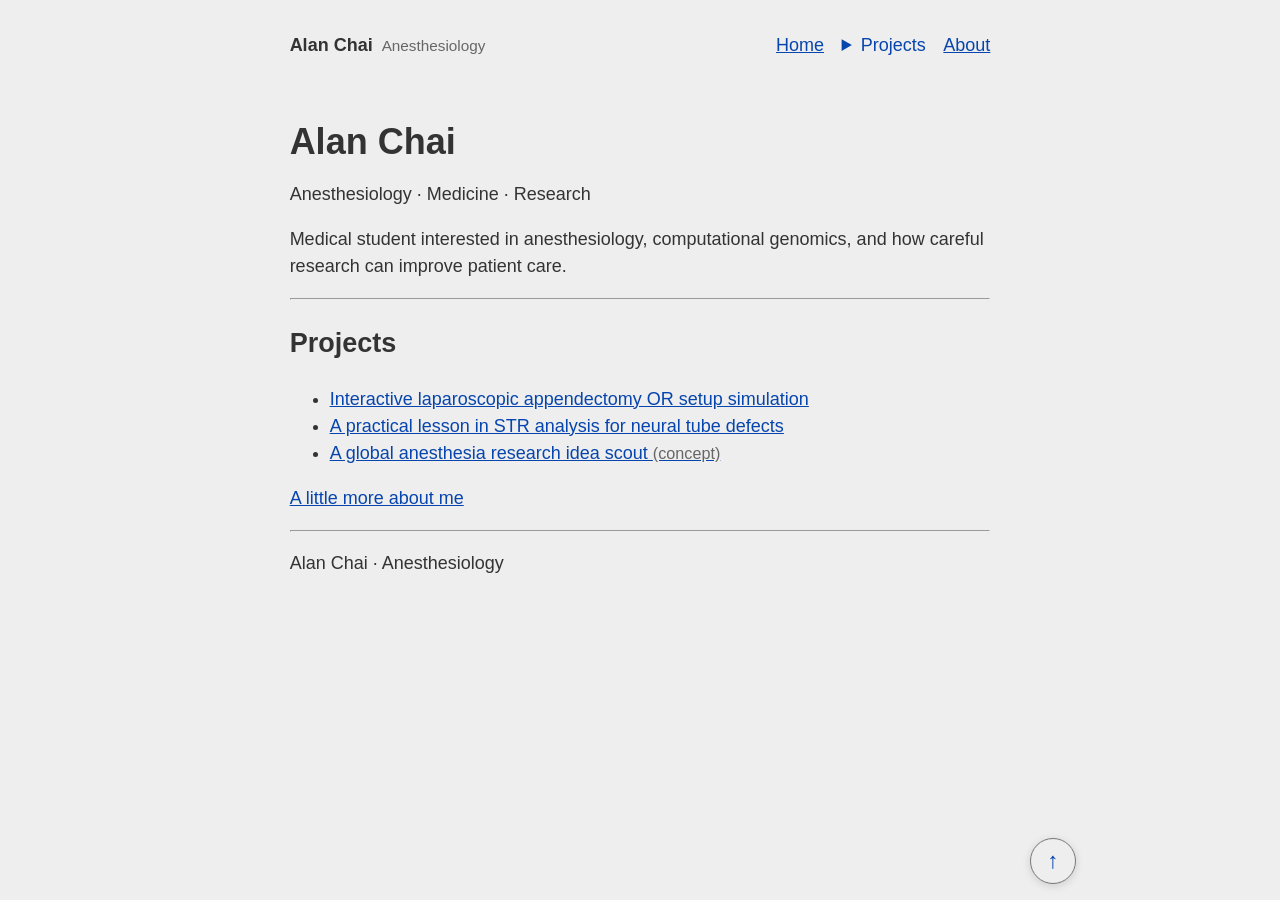
<file: index.html>
<!DOCTYPE html>
<html lang="en">
<head>
  <meta charset="UTF-8">
  <meta name="viewport" content="width=device-width, initial-scale=1">
  <meta name="description" content="Alan Chai — anesthesiology, medicine, and research.">
  <meta name="theme-color" content="#eeeeee">
  <title>Alan Chai — Anesthesiology</title>
  <link rel="stylesheet" href="styles.css">
</head>
<body>
  <a class="skip-link" href="#main">Skip to content</a>
  <header class="site-header" id="top">
    <nav class="site-nav" aria-label="Main navigation">
      <a class="site-name" href="index.html" aria-current="page">Alan Chai <span>Anesthesiology</span></a>
      <a href="index.html" aria-current="page">Home</a>
      <details class="projects-menu">
        <summary>Projects</summary>
        <ul>
          <li><a href="or-simulation.html">Operating room simulation</a></li>
          <li><a href="ntd-project.html">STRs &amp; neural tube defects</a></li>
          <li><a href="anesthesia-research-radar.html">Global anesthesia research scout</a></li>
        </ul>
      </details>
      <a href="about.html">About</a>
    </nav>
  </header>

  <main class="page home-page" id="main">
    <h1>Alan Chai</h1>
    <p class="home-subtitle">Anesthesiology · Medicine · Research</p>
    <p>Medical student interested in anesthesiology, computational genomics, and how careful research can improve patient care.</p>

    <hr>
    <h2>Projects</h2>
    <ul>
      <li><a href="or-simulation.html">Interactive laparoscopic appendectomy OR setup simulation</a></li>
      <li><a href="ntd-project.html">A practical lesson in STR analysis for neural tube defects</a></li>
      <li><a href="anesthesia-research-radar.html">A global anesthesia research idea scout <span class="project-note">(concept)</span></a></li>
    </ul>
    <p><a href="about.html">A little more about me</a></p>
  </main>

  <footer class="page">
    <hr>
    <p>Alan Chai · Anesthesiology</p>
  </footer>
  <a class="back-to-top" href="#top" aria-label="Back to top" title="Back to top">↑</a>
</body>
</html>
</file>
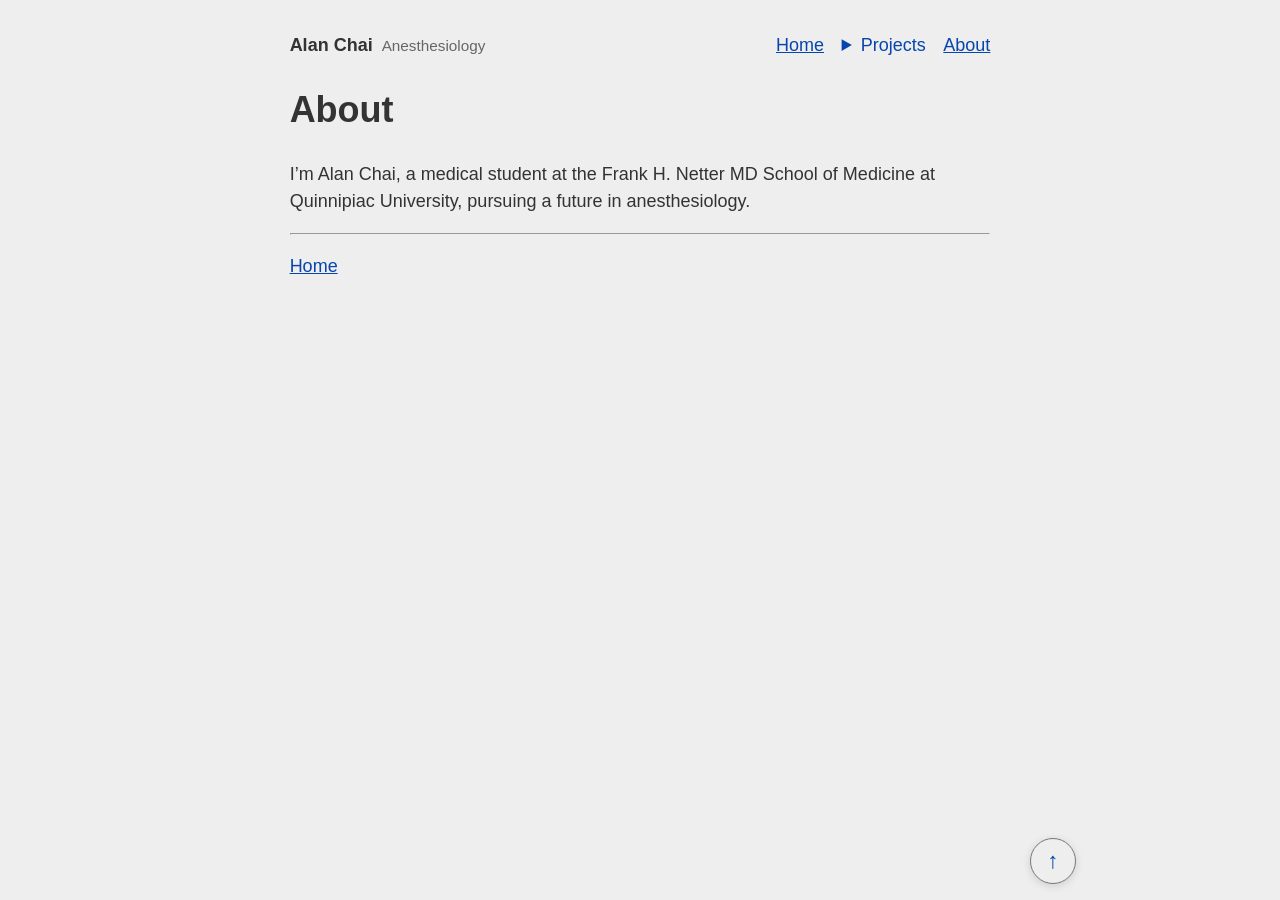
<file: about.html>
<!DOCTYPE html>
<html lang="en">
<head>
  <meta charset="UTF-8">
  <meta name="viewport" content="width=device-width, initial-scale=1">
  <meta name="description" content="About Alan Chai: medical training, research interests, and a background in engineering and computational biology.">
  <meta name="theme-color" content="#eeeeee">
  <title>About — Alan Chai</title>
  <link rel="stylesheet" href="styles.css">
</head>
<body>
  <a class="skip-link" href="#main">Skip to content</a>
  <header class="site-header" id="top">
    <nav class="site-nav" aria-label="Main navigation">
      <a class="site-name" href="index.html">Alan Chai <span>Anesthesiology</span></a>
      <a href="index.html">Home</a>
      <details class="projects-menu">
        <summary>Projects</summary>
        <ul>
          <li><a href="or-simulation.html">Operating room simulation</a></li>
          <li><a href="ntd-project.html">STRs &amp; neural tube defects</a></li>
          <li><a href="anesthesia-research-radar.html">Global anesthesia research scout</a></li>
        </ul>
      </details>
      <a href="about.html" aria-current="page">About</a>
    </nav>
  </header>

  <main class="page" id="main">
    <h1>About</h1>
    <p>I’m Alan Chai, a medical student at the Frank H. Netter MD School of Medicine at Quinnipiac University, pursuing a future in anesthesiology.</p>
  </main>

  <footer class="page">
    <hr>
    <p><a href="index.html">Home</a></p>
  </footer>
  <a class="back-to-top" href="#top" aria-label="Back to top" title="Back to top">↑</a>
</body>
</html>
</file>
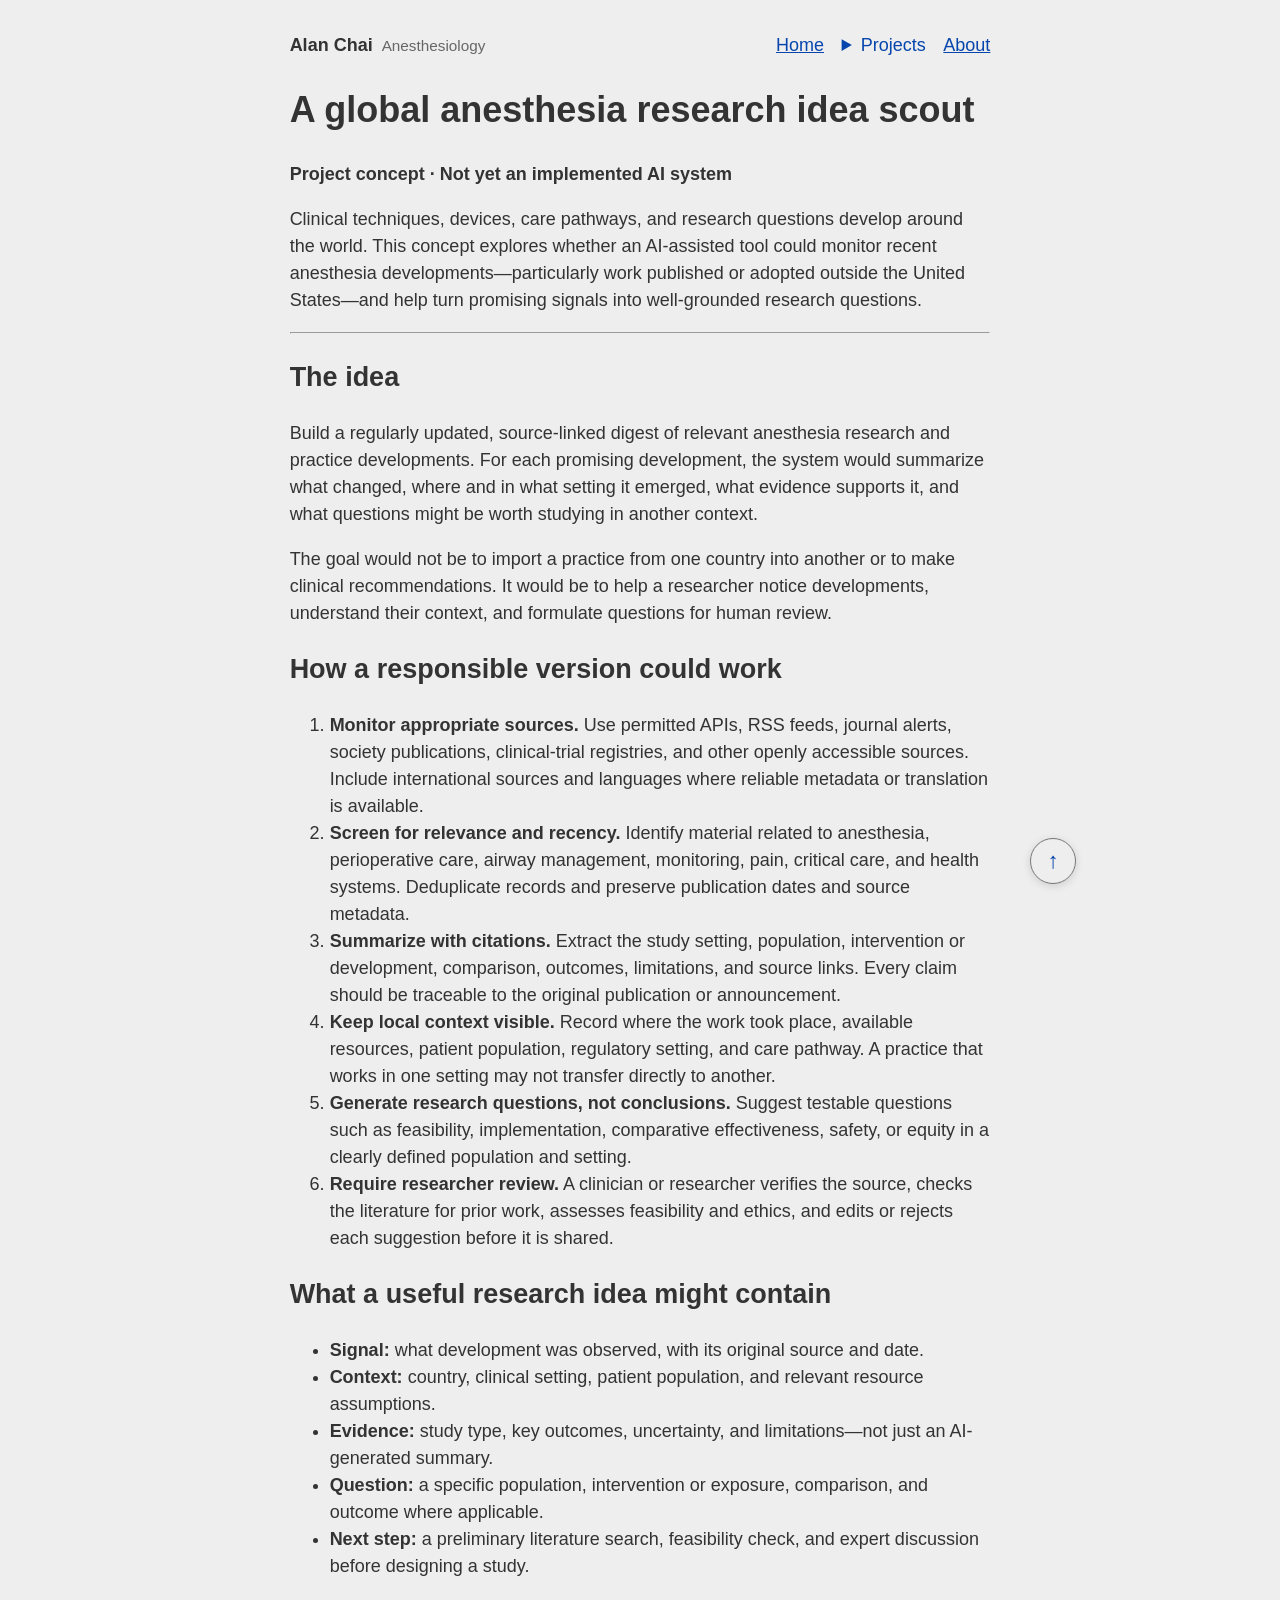
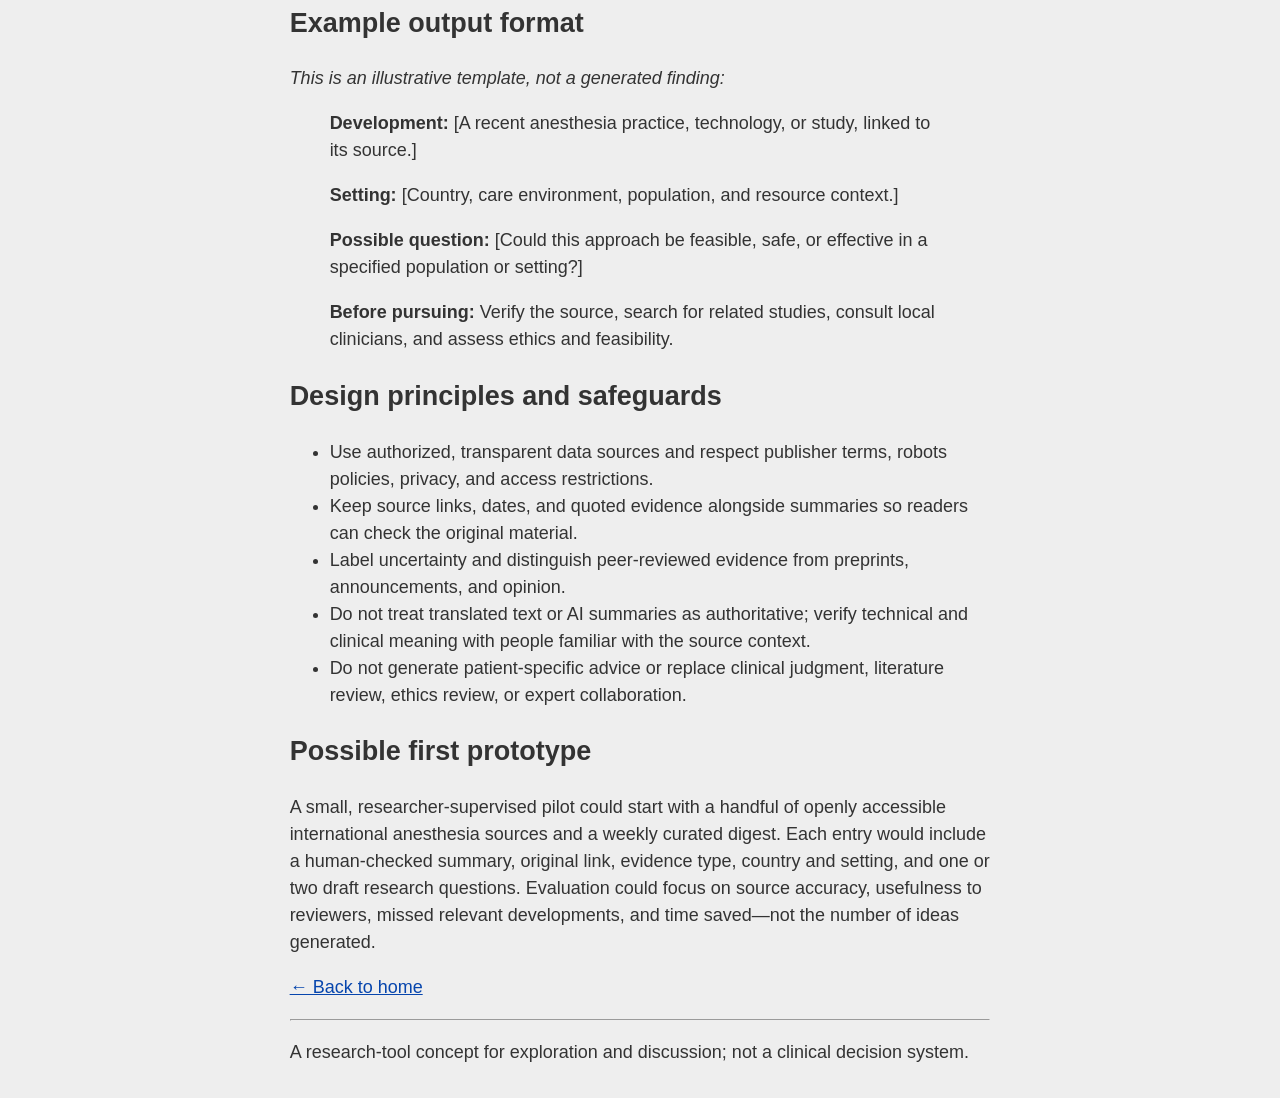
<file: anesthesia-research-radar.html>
<!DOCTYPE html>
<html lang="en">
<head>
  <meta charset="UTF-8">
  <meta name="viewport" content="width=device-width, initial-scale=1">
  <meta name="description" content="A concept for an AI-assisted research scout that reviews international anesthesia developments and proposes research questions for human review.">
  <meta name="theme-color" content="#eeeeee">
  <title>Global Anesthesia Research Scout — Alan Chai</title>
  <link rel="stylesheet" href="styles.css">
</head>
<body>
  <a class="skip-link" href="#main">Skip to content</a>
  <header class="site-header" id="top">
    <nav class="site-nav" aria-label="Main navigation">
      <a class="site-name" href="index.html">Alan Chai <span>Anesthesiology</span></a>
      <a href="index.html">Home</a>
      <details class="projects-menu">
        <summary>Projects</summary>
        <ul>
          <li><a href="or-simulation.html">Operating room simulation</a></li>
          <li><a href="ntd-project.html">STRs &amp; neural tube defects</a></li>
          <li><a href="anesthesia-research-radar.html" aria-current="page">Global anesthesia research scout</a></li>
        </ul>
      </details>
      <a href="about.html">About</a>
    </nav>
  </header>

  <main class="page" id="main">
    <h1>A global anesthesia research idea scout</h1>
    <p><strong>Project concept · Not yet an implemented AI system</strong></p>
    <p>Clinical techniques, devices, care pathways, and research questions develop around the world. This concept explores whether an AI-assisted tool could monitor recent anesthesia developments—particularly work published or adopted outside the United States—and help turn promising signals into well-grounded research questions.</p>

    <hr>
    <h2>The idea</h2>
    <p>Build a regularly updated, source-linked digest of relevant anesthesia research and practice developments. For each promising development, the system would summarize what changed, where and in what setting it emerged, what evidence supports it, and what questions might be worth studying in another context.</p>
    <p>The goal would not be to import a practice from one country into another or to make clinical recommendations. It would be to help a researcher notice developments, understand their context, and formulate questions for human review.</p>

    <h2>How a responsible version could work</h2>
    <ol>
      <li><strong>Monitor appropriate sources.</strong> Use permitted APIs, RSS feeds, journal alerts, society publications, clinical-trial registries, and other openly accessible sources. Include international sources and languages where reliable metadata or translation is available.</li>
      <li><strong>Screen for relevance and recency.</strong> Identify material related to anesthesia, perioperative care, airway management, monitoring, pain, critical care, and health systems. Deduplicate records and preserve publication dates and source metadata.</li>
      <li><strong>Summarize with citations.</strong> Extract the study setting, population, intervention or development, comparison, outcomes, limitations, and source links. Every claim should be traceable to the original publication or announcement.</li>
      <li><strong>Keep local context visible.</strong> Record where the work took place, available resources, patient population, regulatory setting, and care pathway. A practice that works in one setting may not transfer directly to another.</li>
      <li><strong>Generate research questions, not conclusions.</strong> Suggest testable questions such as feasibility, implementation, comparative effectiveness, safety, or equity in a clearly defined population and setting.</li>
      <li><strong>Require researcher review.</strong> A clinician or researcher verifies the source, checks the literature for prior work, assesses feasibility and ethics, and edits or rejects each suggestion before it is shared.</li>
    </ol>

    <h2>What a useful research idea might contain</h2>
    <ul>
      <li><strong>Signal:</strong> what development was observed, with its original source and date.</li>
      <li><strong>Context:</strong> country, clinical setting, patient population, and relevant resource assumptions.</li>
      <li><strong>Evidence:</strong> study type, key outcomes, uncertainty, and limitations—not just an AI-generated summary.</li>
      <li><strong>Question:</strong> a specific population, intervention or exposure, comparison, and outcome where applicable.</li>
      <li><strong>Next step:</strong> a preliminary literature search, feasibility check, and expert discussion before designing a study.</li>
    </ul>

    <h2>Example output format</h2>
    <p><em>This is an illustrative template, not a generated finding:</em></p>
    <blockquote>
      <p><strong>Development:</strong> [A recent anesthesia practice, technology, or study, linked to its source.]</p>
      <p><strong>Setting:</strong> [Country, care environment, population, and resource context.]</p>
      <p><strong>Possible question:</strong> [Could this approach be feasible, safe, or effective in a specified population or setting?]</p>
      <p><strong>Before pursuing:</strong> Verify the source, search for related studies, consult local clinicians, and assess ethics and feasibility.</p>
    </blockquote>

    <h2>Design principles and safeguards</h2>
    <ul>
      <li>Use authorized, transparent data sources and respect publisher terms, robots policies, privacy, and access restrictions.</li>
      <li>Keep source links, dates, and quoted evidence alongside summaries so readers can check the original material.</li>
      <li>Label uncertainty and distinguish peer-reviewed evidence from preprints, announcements, and opinion.</li>
      <li>Do not treat translated text or AI summaries as authoritative; verify technical and clinical meaning with people familiar with the source context.</li>
      <li>Do not generate patient-specific advice or replace clinical judgment, literature review, ethics review, or expert collaboration.</li>
    </ul>

    <h2>Possible first prototype</h2>
    <p>A small, researcher-supervised pilot could start with a handful of openly accessible international anesthesia sources and a weekly curated digest. Each entry would include a human-checked summary, original link, evidence type, country and setting, and one or two draft research questions. Evaluation could focus on source accuracy, usefulness to reviewers, missed relevant developments, and time saved—not the number of ideas generated.</p>

    <p><a href="index.html">← Back to home</a></p>
  </main>

  <footer class="page">
    <hr>
    <p>A research-tool concept for exploration and discussion; not a clinical decision system.</p>
  </footer>
  <a class="back-to-top" href="#top" aria-label="Back to top" title="Back to top">↑</a>
</body>
</html>
</file>
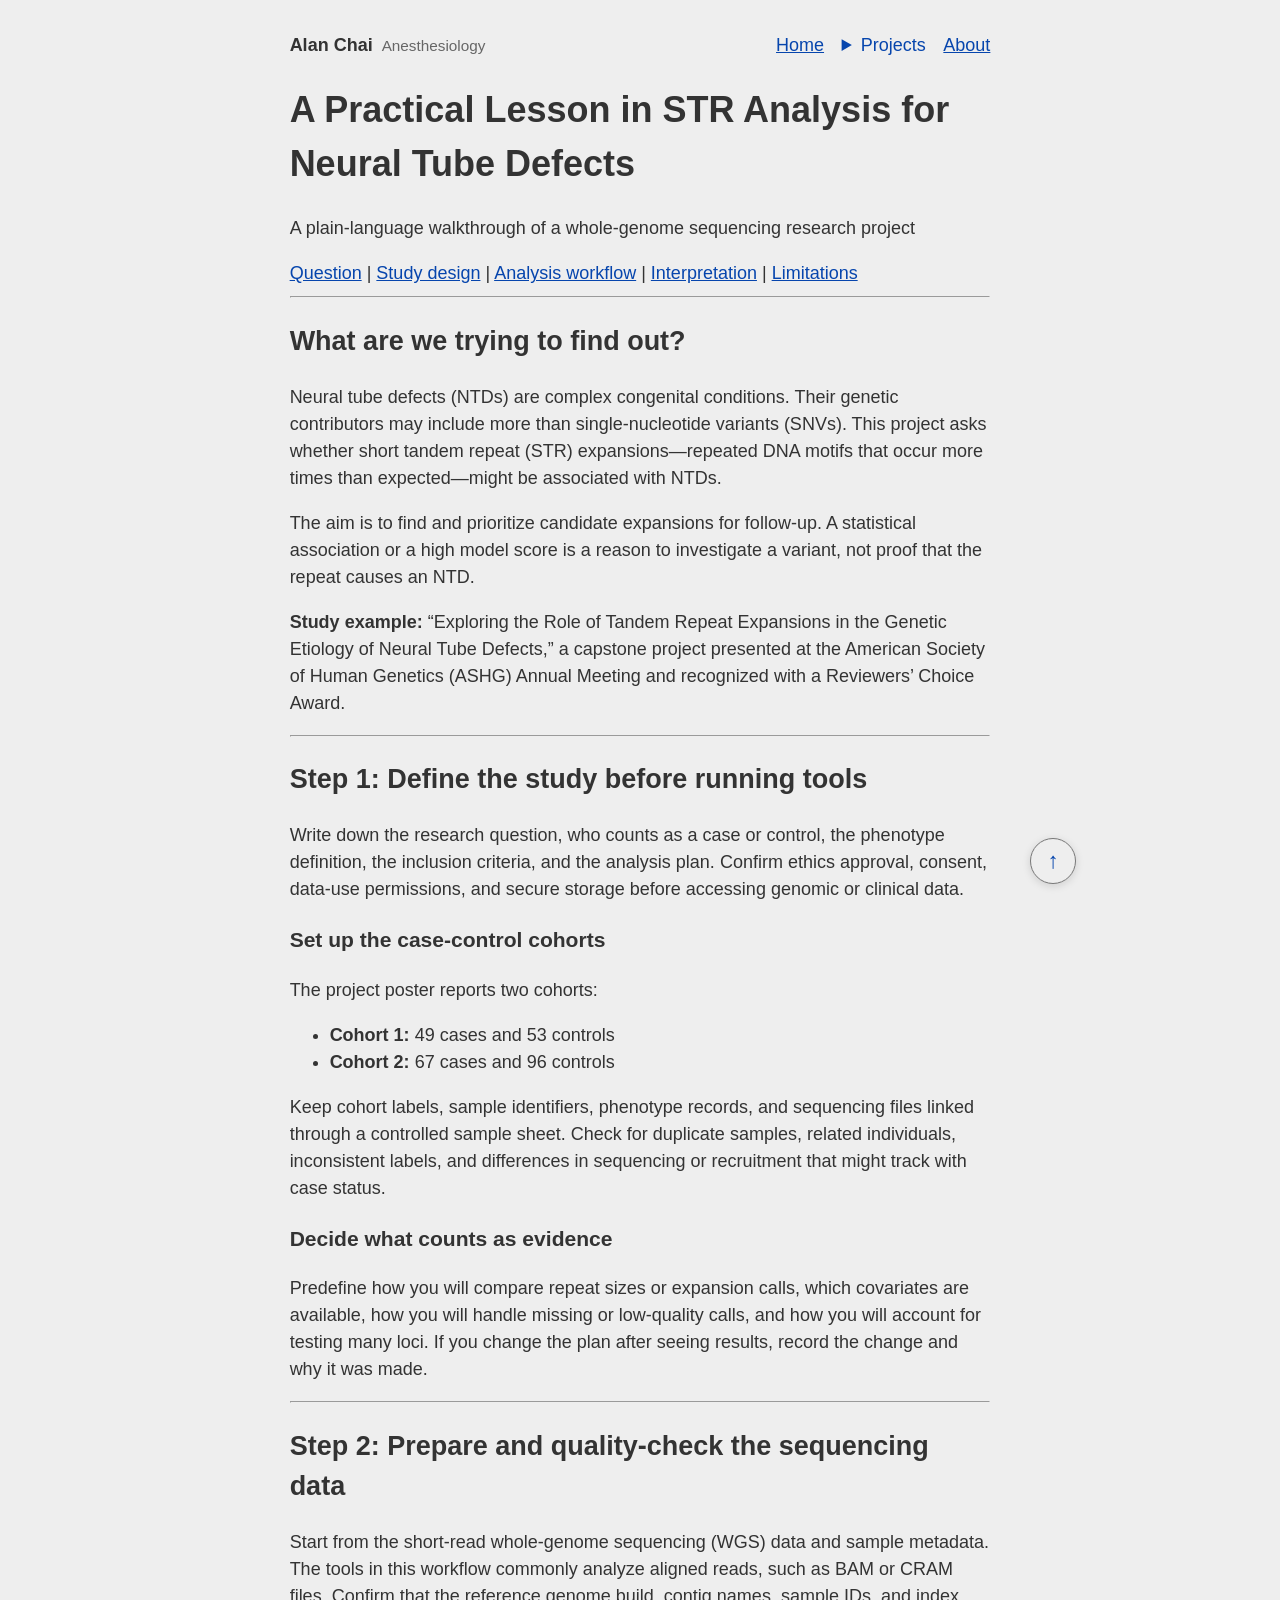
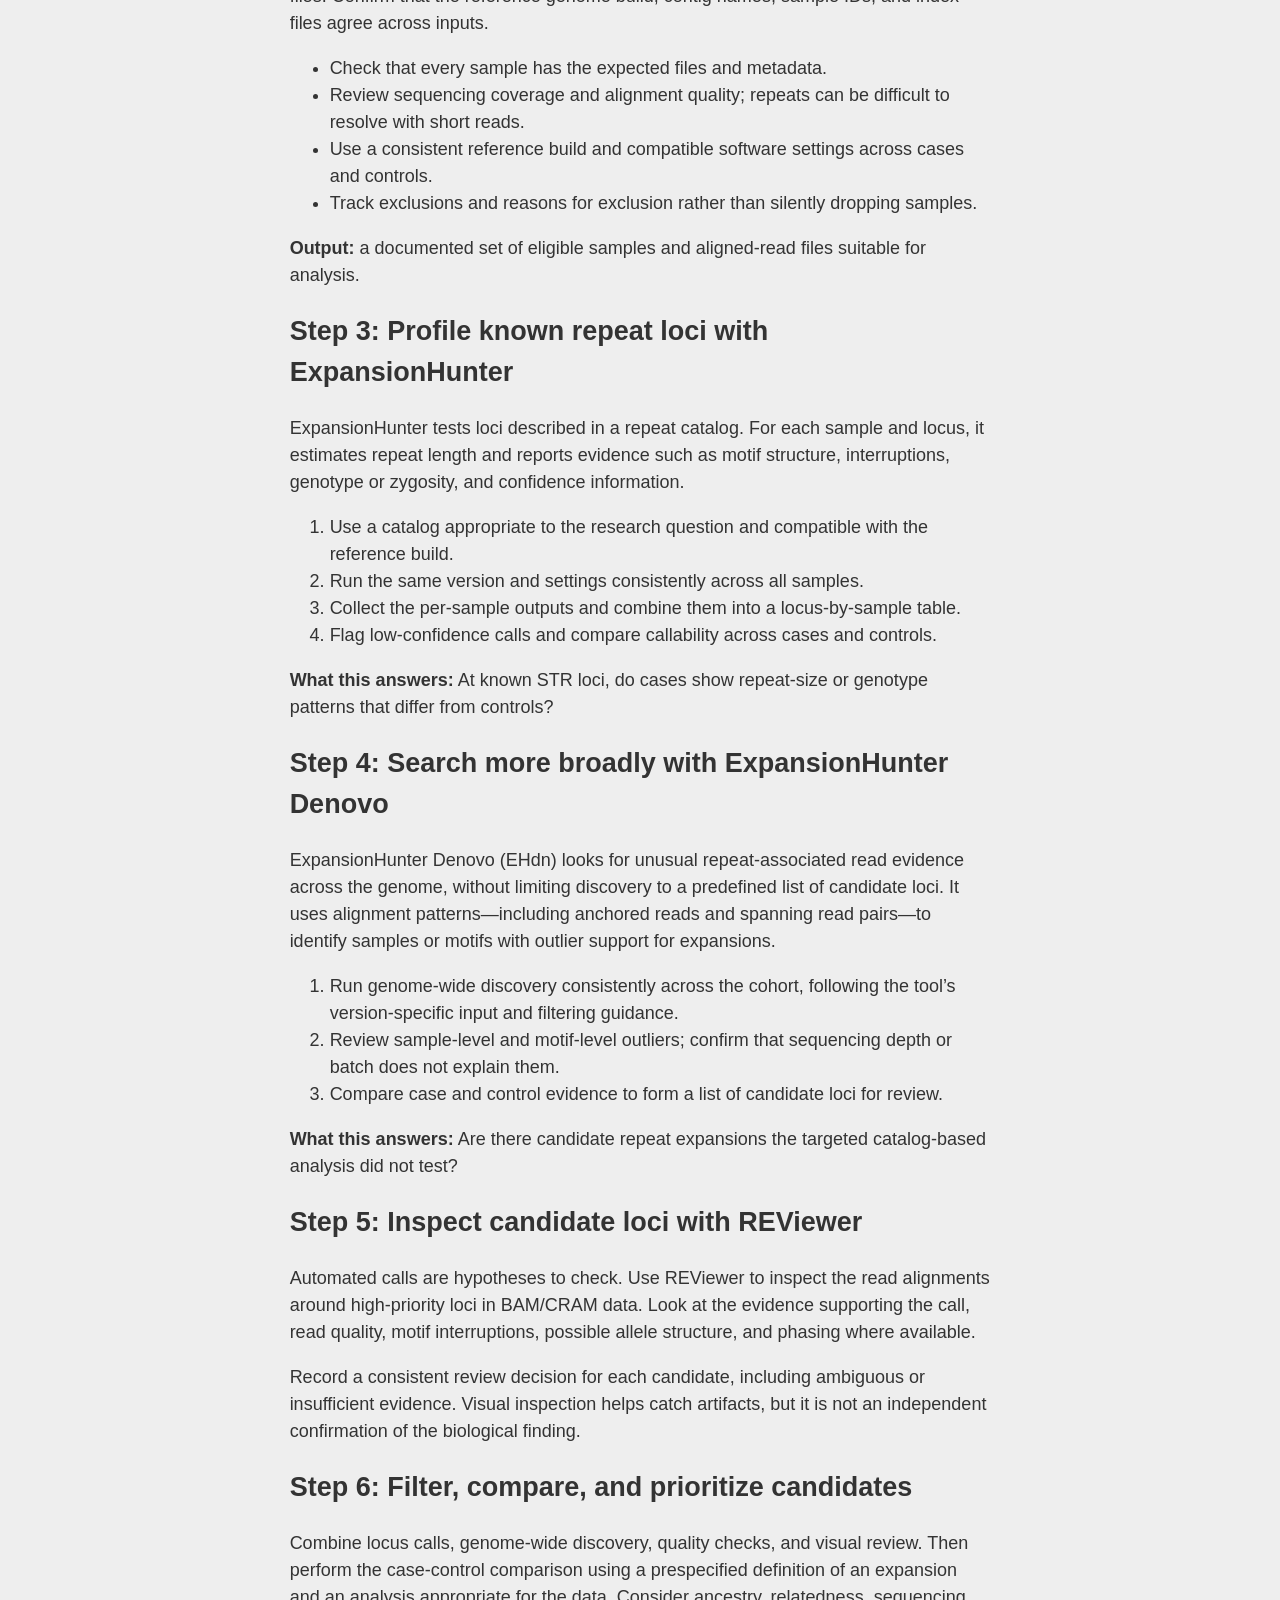
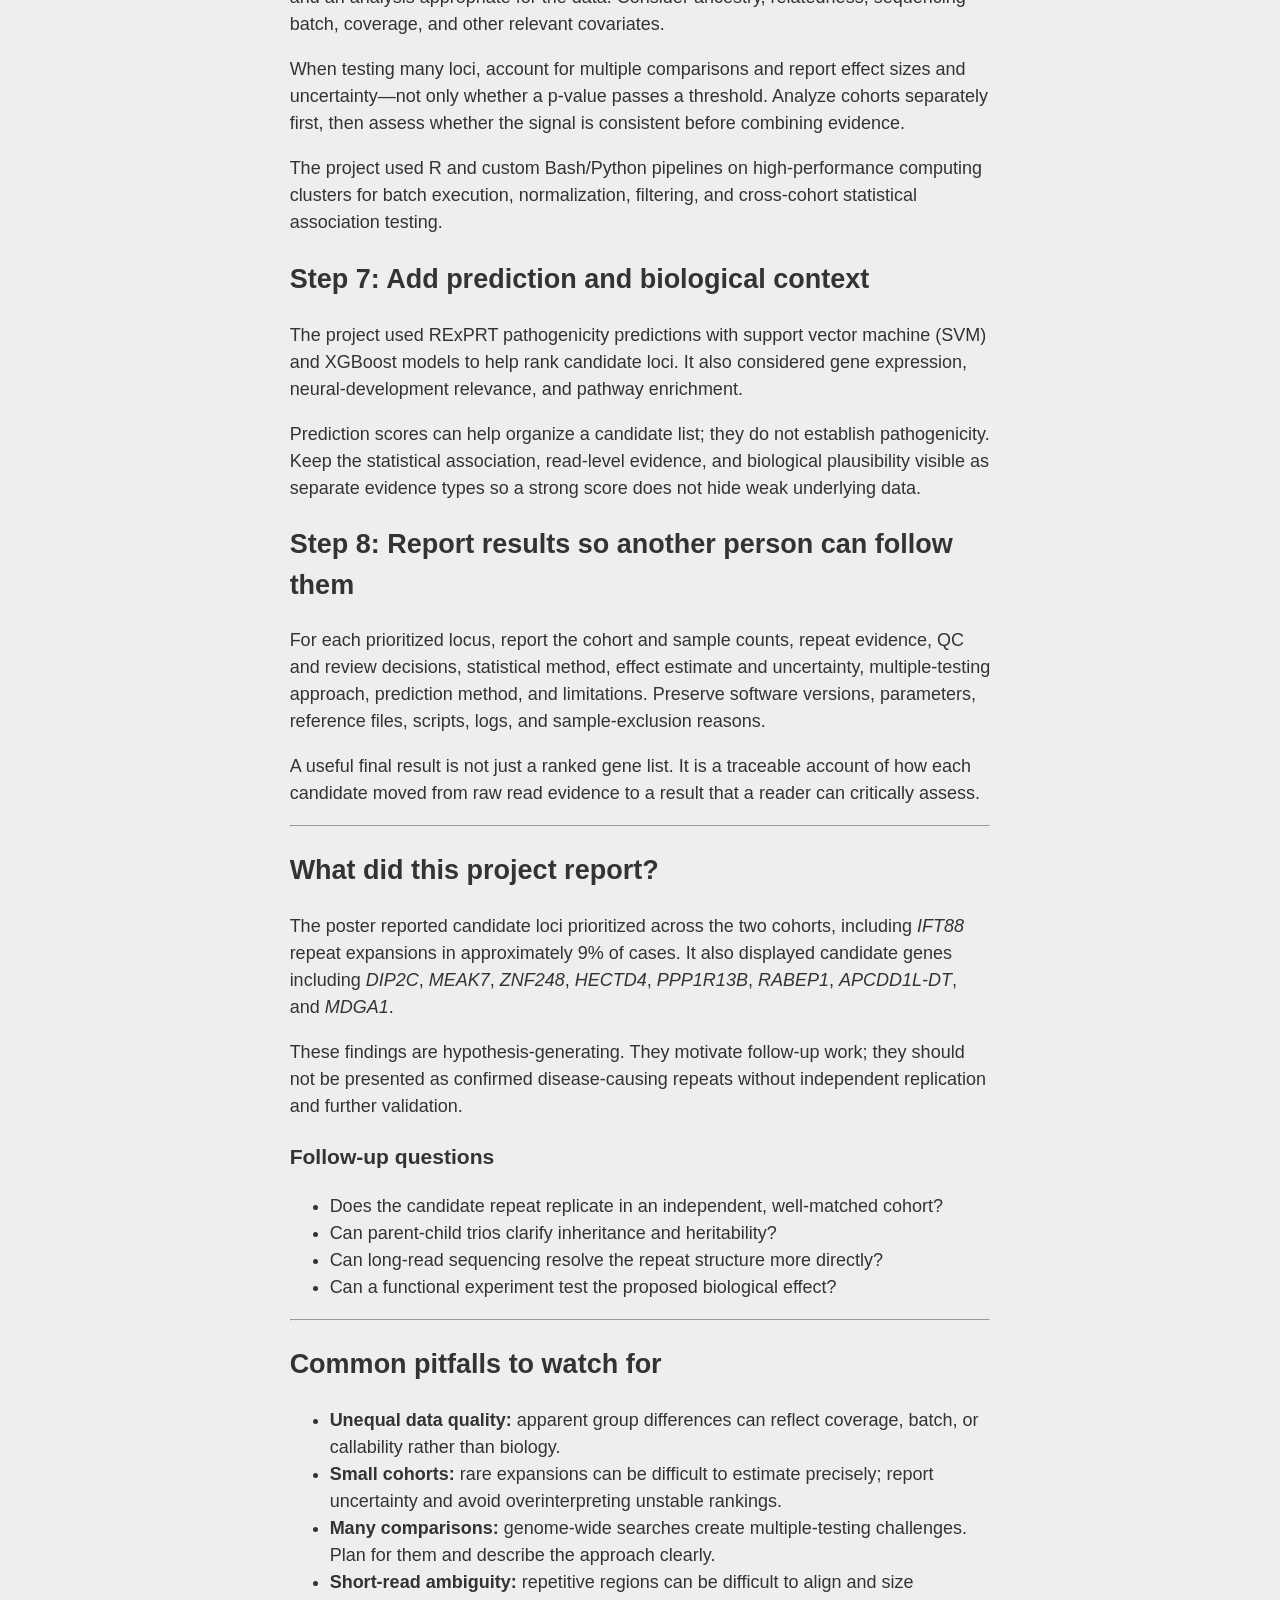
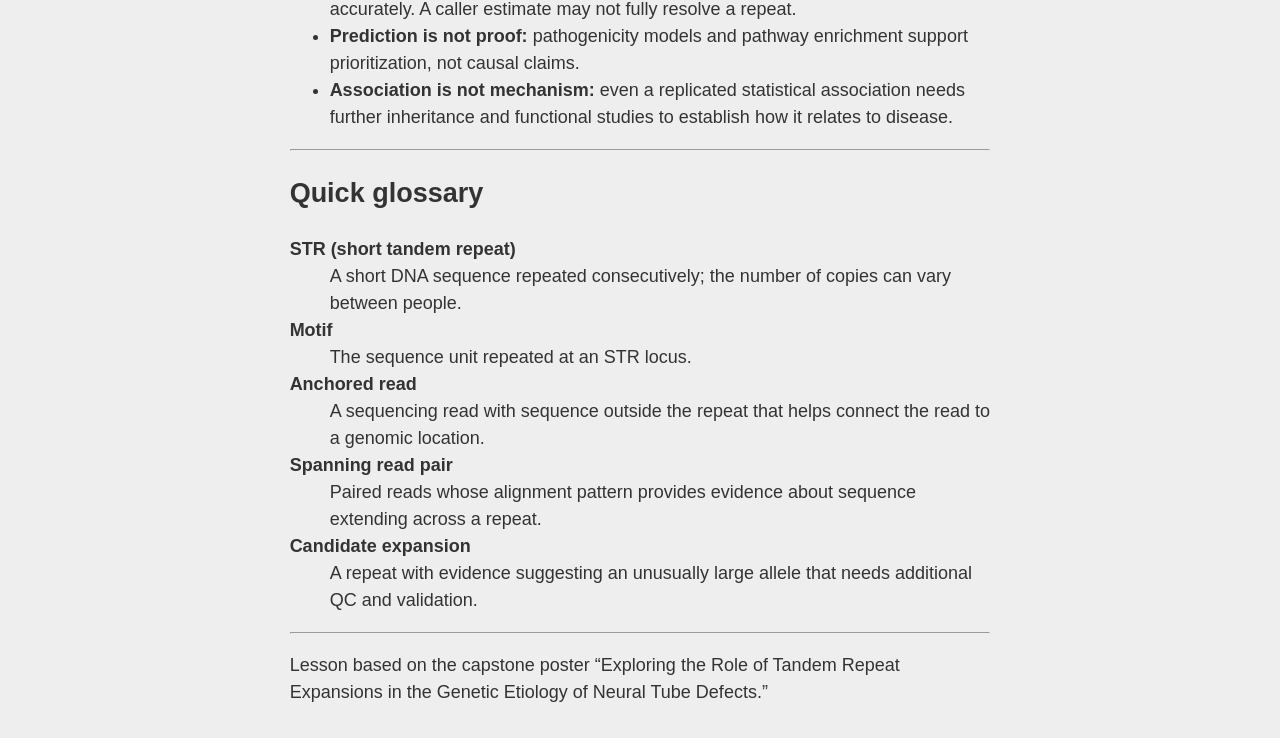
<file: ntd-project.html>
<!DOCTYPE html>
<html lang="en">
<head>
  <meta charset="UTF-8">
  <meta name="viewport" content="width=device-width, initial-scale=1">
  <meta name="description" content="A practical, step-by-step lesson on investigating short tandem repeat expansions in neural tube defect whole-genome sequencing cohorts.">
  <meta name="theme-color" content="#eeeeee">
  <title>STR Expansions &amp; Neural Tube Defects — Alan Chai</title>
  <link rel="stylesheet" href="styles.css">
</head>
<body>
  <a class="skip-link" href="#main">Skip to content</a>
  <header class="site-header" id="top">
    <nav class="site-nav" aria-label="Main navigation">
      <a class="site-name" href="index.html">Alan Chai <span>Anesthesiology</span></a>
      <a href="index.html">Home</a>
      <details class="projects-menu">
        <summary>Projects</summary>
        <ul>
          <li><a href="or-simulation.html">Operating room simulation</a></li>
          <li><a href="ntd-project.html" aria-current="page">STRs &amp; neural tube defects</a></li>
          <li><a href="anesthesia-research-radar.html">Global anesthesia research scout</a></li>
        </ul>
      </details>
      <a href="about.html">About</a>
    </nav>
  </header>

  <main class="page" id="main">
    <h1>A Practical Lesson in STR Analysis for Neural Tube Defects</h1>
    <p>A plain-language walkthrough of a whole-genome sequencing research project</p>
    <nav class="contents" aria-label="Lesson contents">
      <a href="#question">Question</a> |
      <a href="#design">Study design</a> |
      <a href="#workflow">Analysis workflow</a> |
      <a href="#interpretation">Interpretation</a> |
      <a href="#limitations">Limitations</a>
    </nav>
    <hr>
    <section id="question">
      <h2>What are we trying to find out?</h2>
      <p>Neural tube defects (NTDs) are complex congenital conditions. Their genetic contributors may include more than single-nucleotide variants (SNVs). This project asks whether short tandem repeat (STR) expansions—repeated DNA motifs that occur more times than expected—might be associated with NTDs.</p>
      <p>The aim is to find and prioritize candidate expansions for follow-up. A statistical association or a high model score is a reason to investigate a variant, not proof that the repeat causes an NTD.</p>
      <p><strong>Study example:</strong> “Exploring the Role of Tandem Repeat Expansions in the Genetic Etiology of Neural Tube Defects,” a capstone project presented at the American Society of Human Genetics (ASHG) Annual Meeting and recognized with a Reviewers’ Choice Award.</p>
    </section>

    <hr>
    <section id="design">
      <h2>Step 1: Define the study before running tools</h2>
      <p>Write down the research question, who counts as a case or control, the phenotype definition, the inclusion criteria, and the analysis plan. Confirm ethics approval, consent, data-use permissions, and secure storage before accessing genomic or clinical data.</p>
      <h3>Set up the case-control cohorts</h3>
      <p>The project poster reports two cohorts:</p>
      <ul>
        <li><strong>Cohort 1:</strong> 49 cases and 53 controls</li>
        <li><strong>Cohort 2:</strong> 67 cases and 96 controls</li>
      </ul>
      <p>Keep cohort labels, sample identifiers, phenotype records, and sequencing files linked through a controlled sample sheet. Check for duplicate samples, related individuals, inconsistent labels, and differences in sequencing or recruitment that might track with case status.</p>
      <h3>Decide what counts as evidence</h3>
      <p>Predefine how you will compare repeat sizes or expansion calls, which covariates are available, how you will handle missing or low-quality calls, and how you will account for testing many loci. If you change the plan after seeing results, record the change and why it was made.</p>
    </section>

    <hr>
    <section id="workflow">
      <h2>Step 2: Prepare and quality-check the sequencing data</h2>
      <p>Start from the short-read whole-genome sequencing (WGS) data and sample metadata. The tools in this workflow commonly analyze aligned reads, such as BAM or CRAM files. Confirm that the reference genome build, contig names, sample IDs, and index files agree across inputs.</p>
      <ul>
        <li>Check that every sample has the expected files and metadata.</li>
        <li>Review sequencing coverage and alignment quality; repeats can be difficult to resolve with short reads.</li>
        <li>Use a consistent reference build and compatible software settings across cases and controls.</li>
        <li>Track exclusions and reasons for exclusion rather than silently dropping samples.</li>
      </ul>
      <p><strong>Output:</strong> a documented set of eligible samples and aligned-read files suitable for analysis.</p>

      <h2>Step 3: Profile known repeat loci with ExpansionHunter</h2>
      <p>ExpansionHunter tests loci described in a repeat catalog. For each sample and locus, it estimates repeat length and reports evidence such as motif structure, interruptions, genotype or zygosity, and confidence information.</p>
      <ol>
        <li>Use a catalog appropriate to the research question and compatible with the reference build.</li>
        <li>Run the same version and settings consistently across all samples.</li>
        <li>Collect the per-sample outputs and combine them into a locus-by-sample table.</li>
        <li>Flag low-confidence calls and compare callability across cases and controls.</li>
      </ol>
      <p><strong>What this answers:</strong> At known STR loci, do cases show repeat-size or genotype patterns that differ from controls?</p>

      <h2>Step 4: Search more broadly with ExpansionHunter Denovo</h2>
      <p>ExpansionHunter Denovo (EHdn) looks for unusual repeat-associated read evidence across the genome, without limiting discovery to a predefined list of candidate loci. It uses alignment patterns—including anchored reads and spanning read pairs—to identify samples or motifs with outlier support for expansions.</p>
      <ol>
        <li>Run genome-wide discovery consistently across the cohort, following the tool’s version-specific input and filtering guidance.</li>
        <li>Review sample-level and motif-level outliers; confirm that sequencing depth or batch does not explain them.</li>
        <li>Compare case and control evidence to form a list of candidate loci for review.</li>
      </ol>
      <p><strong>What this answers:</strong> Are there candidate repeat expansions the targeted catalog-based analysis did not test?</p>

      <h2>Step 5: Inspect candidate loci with REViewer</h2>
      <p>Automated calls are hypotheses to check. Use REViewer to inspect the read alignments around high-priority loci in BAM/CRAM data. Look at the evidence supporting the call, read quality, motif interruptions, possible allele structure, and phasing where available.</p>
      <p>Record a consistent review decision for each candidate, including ambiguous or insufficient evidence. Visual inspection helps catch artifacts, but it is not an independent confirmation of the biological finding.</p>

      <h2>Step 6: Filter, compare, and prioritize candidates</h2>
      <p>Combine locus calls, genome-wide discovery, quality checks, and visual review. Then perform the case-control comparison using a prespecified definition of an expansion and an analysis appropriate for the data. Consider ancestry, relatedness, sequencing batch, coverage, and other relevant covariates.</p>
      <p>When testing many loci, account for multiple comparisons and report effect sizes and uncertainty—not only whether a p-value passes a threshold. Analyze cohorts separately first, then assess whether the signal is consistent before combining evidence.</p>
      <p>The project used R and custom Bash/Python pipelines on high-performance computing clusters for batch execution, normalization, filtering, and cross-cohort statistical association testing.</p>

      <h2>Step 7: Add prediction and biological context</h2>
      <p>The project used RExPRT pathogenicity predictions with support vector machine (SVM) and XGBoost models to help rank candidate loci. It also considered gene expression, neural-development relevance, and pathway enrichment.</p>
      <p>Prediction scores can help organize a candidate list; they do not establish pathogenicity. Keep the statistical association, read-level evidence, and biological plausibility visible as separate evidence types so a strong score does not hide weak underlying data.</p>

      <h2>Step 8: Report results so another person can follow them</h2>
      <p>For each prioritized locus, report the cohort and sample counts, repeat evidence, QC and review decisions, statistical method, effect estimate and uncertainty, multiple-testing approach, prediction method, and limitations. Preserve software versions, parameters, reference files, scripts, logs, and sample-exclusion reasons.</p>
      <p>A useful final result is not just a ranked gene list. It is a traceable account of how each candidate moved from raw read evidence to a result that a reader can critically assess.</p>
    </section>

    <hr>
    <section id="interpretation">
      <h2>What did this project report?</h2>
      <p>The poster reported candidate loci prioritized across the two cohorts, including <em>IFT88</em> repeat expansions in approximately 9% of cases. It also displayed candidate genes including <em>DIP2C</em>, <em>MEAK7</em>, <em>ZNF248</em>, <em>HECTD4</em>, <em>PPP1R13B</em>, <em>RABEP1</em>, <em>APCDD1L-DT</em>, and <em>MDGA1</em>.</p>
      <p>These findings are hypothesis-generating. They motivate follow-up work; they should not be presented as confirmed disease-causing repeats without independent replication and further validation.</p>
      <h3>Follow-up questions</h3>
      <ul>
        <li>Does the candidate repeat replicate in an independent, well-matched cohort?</li>
        <li>Can parent-child trios clarify inheritance and heritability?</li>
        <li>Can long-read sequencing resolve the repeat structure more directly?</li>
        <li>Can a functional experiment test the proposed biological effect?</li>
      </ul>
    </section>

    <hr>
    <section id="limitations">
      <h2>Common pitfalls to watch for</h2>
      <ul>
        <li><strong>Unequal data quality:</strong> apparent group differences can reflect coverage, batch, or callability rather than biology.</li>
        <li><strong>Small cohorts:</strong> rare expansions can be difficult to estimate precisely; report uncertainty and avoid overinterpreting unstable rankings.</li>
        <li><strong>Many comparisons:</strong> genome-wide searches create multiple-testing challenges. Plan for them and describe the approach clearly.</li>
        <li><strong>Short-read ambiguity:</strong> repetitive regions can be difficult to align and size accurately. A caller estimate may not fully resolve a repeat.</li>
        <li><strong>Prediction is not proof:</strong> pathogenicity models and pathway enrichment support prioritization, not causal claims.</li>
        <li><strong>Association is not mechanism:</strong> even a replicated statistical association needs further inheritance and functional studies to establish how it relates to disease.</li>
      </ul>
    </section>

    <hr>
    <section id="glossary">
      <h2>Quick glossary</h2>
      <dl>
        <dt><strong>STR (short tandem repeat)</strong></dt>
        <dd>A short DNA sequence repeated consecutively; the number of copies can vary between people.</dd>
        <dt><strong>Motif</strong></dt>
        <dd>The sequence unit repeated at an STR locus.</dd>
        <dt><strong>Anchored read</strong></dt>
        <dd>A sequencing read with sequence outside the repeat that helps connect the read to a genomic location.</dd>
        <dt><strong>Spanning read pair</strong></dt>
        <dd>Paired reads whose alignment pattern provides evidence about sequence extending across a repeat.</dd>
        <dt><strong>Candidate expansion</strong></dt>
        <dd>A repeat with evidence suggesting an unusually large allele that needs additional QC and validation.</dd>
      </dl>
    </section>
  </main>

  <footer>
    <hr>
    <p>Lesson based on the capstone poster “Exploring the Role of Tandem Repeat Expansions in the Genetic Etiology of Neural Tube Defects.”</p>
  </footer>
  <a class="back-to-top" href="#top" aria-label="Back to top" title="Back to top">↑</a>
</body>
</html>
</file>
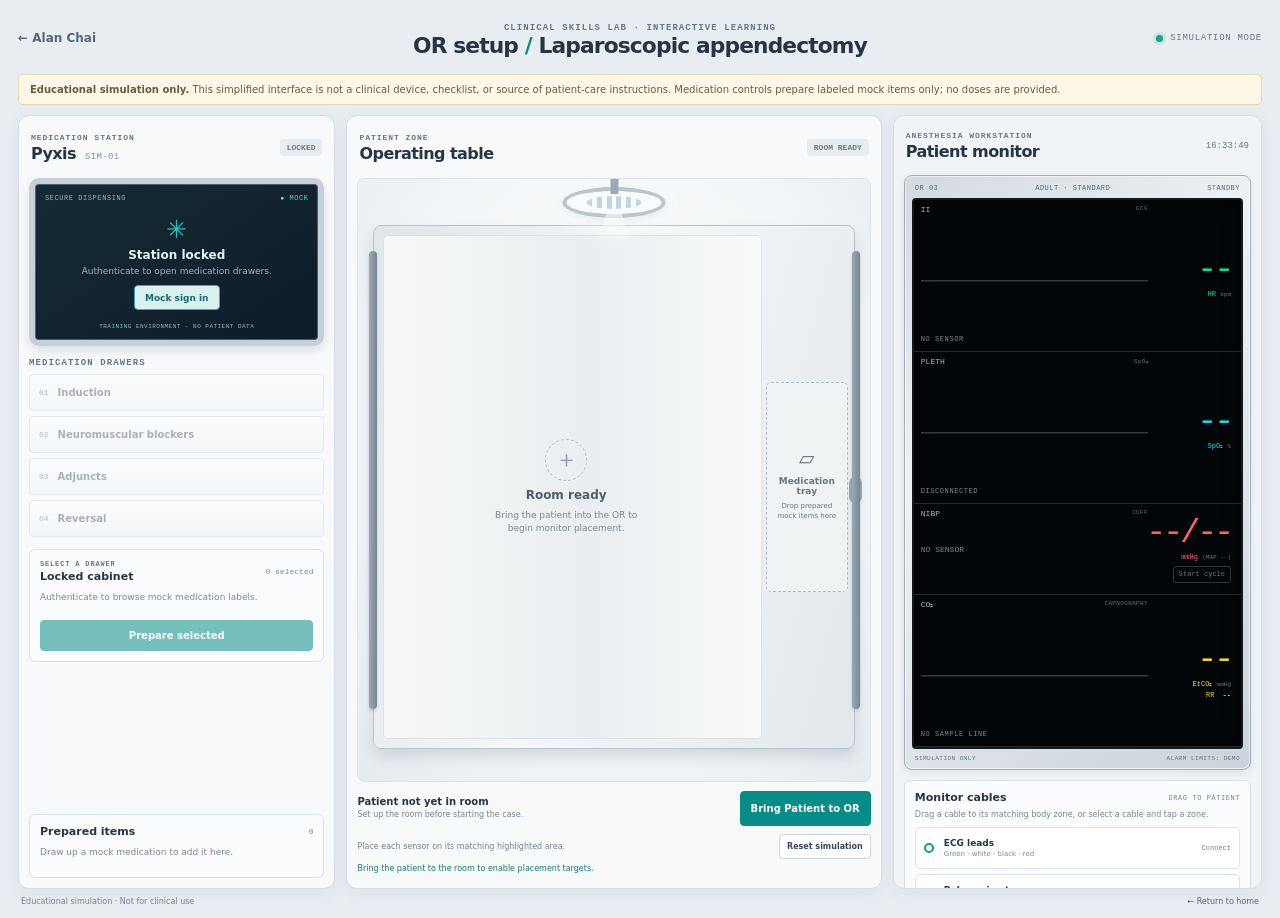
<file: or-simulation.html>
<!DOCTYPE html>
<html lang="en">
<head>
  <meta charset="UTF-8">
  <meta name="viewport" content="width=device-width, initial-scale=1">
  <meta name="description" content="Interactive educational operating room setup simulation for a routine laparoscopic appendectomy.">
  <meta name="theme-color" content="#e8edf2">
  <title>OR Setup Simulation — Laparoscopic Appendectomy</title>
  <link rel="stylesheet" href="or-simulation.css">
  <script src="or-simulation.js" defer></script>
</head>
<body>
  <a class="skip-link" href="#simulation">Skip to simulation</a>
  <main id="simulation" class="simulation-shell">
    <header class="simulation-header">
      <a class="back-home" href="index.html" aria-label="Back to Alan Chai's home">← <span>Alan Chai</span></a>
      <div class="case-heading">
        <span class="eyebrow">Clinical skills lab · Interactive learning</span>
        <h1>OR setup <span>/</span> Laparoscopic appendectomy</h1>
      </div>
      <p class="simulation-status"><span class="status-light"></span> SIMULATION MODE</p>
    </header>

    <div class="safety-note" role="note">
      <strong>Educational simulation only.</strong> This simplified interface is not a clinical device, checklist, or source of patient-care instructions. Medication controls prepare labeled mock items only; no doses are provided.
    </div>

    <div class="room-grid">
      <pyxis-station class="panel pyxis-panel">
        <section class="equipment">
          <header class="panel-heading">
            <div>
              <p class="eyebrow">Medication station</p>
              <h2>Pyxis <span class="station-id">SIM-01</span></h2>
            </div>
            <span class="lock-indicator" data-lock-indicator>LOCKED</span>
          </header>
          <div class="pyxis-screen">
            <div class="screen-topline"><span>SECURE DISPENSING</span><span>● MOCK</span></div>
            <div class="screen-content">
              <span class="screen-icon" aria-hidden="true">✳</span>
              <strong data-auth-title>Station locked</strong>
              <span data-auth-copy>Authenticate to open medication drawers.</span>
              <button class="button button-screen" type="button" data-authenticate>Mock sign in</button>
            </div>
            <div class="screen-bottom">TRAINING ENVIRONMENT · NO PATIENT DATA</div>
          </div>
          <div class="drawer-bank" data-drawer-bank aria-label="Medication drawers">
            <p class="eyebrow">Medication drawers</p>
            <button class="drawer-button" type="button" data-category="induction" disabled><span>01</span> Induction</button>
            <button class="drawer-button" type="button" data-category="paralytic" disabled><span>02</span> Neuromuscular blockers</button>
            <button class="drawer-button" type="button" data-category="adjunct" disabled><span>03</span> Adjuncts</button>
            <button class="drawer-button" type="button" data-category="reversal" disabled><span>04</span> Reversal</button>
          </div>
          <section class="medication-selection" aria-live="polite">
            <div class="drawer-title">
              <div><p class="eyebrow" data-drawer-kicker>Select a drawer</p><h3 data-drawer-title>Locked cabinet</h3></div>
              <span class="selection-count" data-selection-count>0 selected</span>
            </div>
            <p class="drawer-message" data-drawer-message>Authenticate to browse mock medication labels.</p>
            <div class="medication-list" data-medication-list></div>
            <button class="button button-prepare" type="button" data-prepare disabled>Prepare selected</button>
          </section>
          <section class="prepared-section">
            <div class="prepared-heading"><h3>Prepared items</h3><span data-prepared-count>0</span></div>
            <p class="prepared-hint" data-prepared-hint>Draw up a mock medication to add it here.</p>
            <div class="prepared-list" data-prepared-list></div>
          </section>
        </section>
      </pyxis-station>

      <operating-bed class="panel bed-panel">
        <section class="equipment">
          <header class="panel-heading">
            <div>
              <p class="eyebrow">Patient zone</p>
              <h2>Operating table</h2>
            </div>
            <span class="patient-state" data-patient-state>ROOM READY</span>
          </header>
          <div class="room-view">
            <div class="surgical-lamp" aria-hidden="true"><span></span><i></i></div>
            <div class="table-rail table-rail-top" aria-hidden="true"></div>
            <div class="table-surface">
              <div class="table-pad"></div>
              <patient-canvas class="patient-canvas">
                <div class="empty-patient" data-empty-patient>
                  <span class="empty-symbol" aria-hidden="true">＋</span>
                  <strong>Room ready</strong>
                  <span>Bring the patient into the OR to begin monitor placement.</span>
                </div>
                <div class="patient-figure" data-patient-figure hidden aria-label="Supine patient mannequin">
                  <div class="patient-head" aria-hidden="true"><span class="head-cap"></span><span class="head-face"></span></div>
                  <div class="patient-neck" aria-hidden="true"></div>
                  <div class="patient-body" aria-hidden="true">
                    <span class="patient-gown"></span>
                    <span class="patient-mark mark-chest" data-mark="chest"></span>
                    <span class="patient-mark mark-airway" data-mark="airway"></span>
                    <span class="patient-mark mark-arm" data-mark="arm"></span>
                  </div>
                  <div class="patient-arm arm-left" aria-hidden="true"><span class="patient-hand" data-mark="finger"></span></div>
                  <div class="patient-arm arm-right" aria-hidden="true"><span class="patient-hand"></span></div>
                  <div class="patient-leg leg-left" aria-hidden="true"></div>
                  <div class="patient-leg leg-right" aria-hidden="true"></div>
                  <svg class="wire-overlay" viewBox="0 0 420 185" preserveAspectRatio="none" aria-hidden="true">
                    <path data-wire="ecg" d="M190 75 C220 74 220 139 276 135 S350 144 419 119"></path>
                    <path data-wire="spo2" d="M364 14 C335 21 344 113 305 132 S365 148 419 128"></path>
                    <path data-wire="nibp" d="M268 12 C285 28 300 45 313 116 S375 139 419 135"></path>
                    <path data-wire="etco2" d="M48 16 C76 42 99 8 120 45 S192 106 256 129 S365 145 419 141"></path>
                  </svg>
                  <button class="drop-zone zone-chest" type="button" data-zone="ecg" aria-label="Drop ECG leads on chest" disabled><span>CHEST</span></button>
                  <button class="drop-zone zone-finger" type="button" data-zone="spo2" aria-label="Drop pulse oximeter on index finger" disabled><span>FINGER</span></button>
                  <button class="drop-zone zone-arm" type="button" data-zone="nibp" aria-label="Drop NIBP cuff on upper arm" disabled><span>UPPER ARM</span></button>
                  <button class="drop-zone zone-airway" type="button" data-zone="etco2" aria-label="Drop EtCO2 sample line at airway" disabled><span>AIRWAY</span></button>
                </div>
              </patient-canvas>
              <div class="table-side-rail" aria-hidden="true"></div>
              <div class="supply-tray" data-med-tray data-drop-target="medications" aria-label="Medication tray drop target">
                <span class="tray-icon" aria-hidden="true">▱</span>
                <strong>Medication tray</strong>
                <span>Drop prepared mock items here</span>
                <div class="tray-items" data-tray-items></div>
              </div>
            </div>
            <div class="table-rail table-rail-bottom" aria-hidden="true"></div>
          </div>
          <div class="bed-controls">
            <div class="patient-copy"><strong data-bed-title>Patient not yet in room</strong><span data-bed-copy>Set up the room before starting the case.</span></div>
            <button class="button button-bring-patient" type="button" data-bring-patient>Bring Patient to OR</button>
          </div>
          <div class="attachment-guide">
            <span>Place each sensor on its matching highlighted area.</span>
            <button class="button button-reset" type="button" data-reset>Reset simulation</button>
          </div>
          <p class="interaction-hint" data-interaction-hint aria-live="polite">Bring the patient to the room to enable placement targets.</p>
        </section>
      </operating-bed>

      <anesthesia-monitor class="panel monitor-panel">
        <section class="equipment">
          <header class="panel-heading monitor-heading">
            <div><p class="eyebrow">Anesthesia workstation</p><h2>Patient monitor</h2></div>
            <span class="monitor-clock" data-clock>--:--:--</span>
          </header>
          <div class="monitor-bezel">
            <div class="monitor-topbar"><span>OR 03</span><span>ADULT · STANDARD</span><span data-monitor-state>STANDBY</span></div>
            <div class="monitor-screen">
              <div class="parameter-row parameter-ecg" data-parameter="ecg">
                <div class="wave-column"><div class="wave-label">II <span>ECG</span></div><waveform-canvas class="waveform" data-waveform="ecg"><canvas aria-label="ECG waveform"></canvas></waveform-canvas><div class="wave-status" data-sensor-status="ecg">NO SENSOR</div></div>
                <div class="numeric-value"><strong data-reading="hr">--</strong><span>HR <small>bpm</small></span></div>
              </div>
              <div class="parameter-row parameter-spo2" data-parameter="spo2">
                <div class="wave-column"><div class="wave-label">PLETH <span>SpO₂</span></div><waveform-canvas class="waveform" data-waveform="spo2"><canvas aria-label="Pulse oximetry waveform"></canvas></waveform-canvas><div class="wave-status" data-sensor-status="spo2">DISCONNECTED</div></div>
                <div class="numeric-value"><strong data-reading="spo2">--</strong><span>SpO₂ <small>%</small></span></div>
              </div>
              <div class="parameter-row parameter-nibp" data-parameter="nibp">
                <div class="wave-column nibp-copy"><div class="wave-label">NIBP <span>CUFF</span></div><div class="nibp-status" data-sensor-status="nibp">NO SENSOR</div><div class="nibp-cycle" data-nibp-cycle hidden><span></span> Cycling cuff…</div></div>
                <div class="numeric-value"><strong data-reading="nibp">--/--</strong><span>mmHg <small>(MAP --)</small></span><button type="button" class="cycle-button" data-cycle disabled>Start cycle</button></div>
              </div>
              <div class="parameter-row parameter-etco2" data-parameter="etco2">
                <div class="wave-column"><div class="wave-label">CO₂ <span>CAPNOGRAPHY</span></div><waveform-canvas class="waveform" data-waveform="etco2"><canvas aria-label="Capnography waveform"></canvas></waveform-canvas><div class="wave-status" data-sensor-status="etco2">NO SAMPLE LINE</div></div>
                <div class="numeric-value"><strong data-reading="etco2">--</strong><span>EtCO₂ <small>mmHg</small></span><span class="rr-label">RR <b data-reading="rr">--</b></span></div>
              </div>
            </div>
            <div class="monitor-footer"><span>SIMULATION ONLY</span><span>ALARM LIMITS: DEMO</span></div>
          </div>
          <section class="sensor-console">
            <div class="console-heading"><h3>Monitor cables</h3><span>DRAG TO PATIENT</span></div>
            <p class="sensor-instruction">Drag a cable to its matching body zone, or select a cable and tap a zone.</p>
            <div class="sensor-list">
              <button class="sensor-handle sensor-ecg" type="button" draggable="true" data-sensor="ecg" aria-pressed="false"><span class="sensor-dot"></span><span><strong>ECG leads</strong><small>Green · white · black · red</small></span><span class="sensor-state" data-cable-state="ecg">Connect</span></button>
              <button class="sensor-handle sensor-spo2" type="button" draggable="true" data-sensor="spo2" aria-pressed="false"><span class="sensor-dot"></span><span><strong>Pulse oximeter</strong><small>Blue · index finger</small></span><span class="sensor-state" data-cable-state="spo2">Connect</span></button>
              <button class="sensor-handle sensor-nibp" type="button" draggable="true" data-sensor="nibp" aria-pressed="false"><span class="sensor-dot"></span><span><strong>NIBP cuff</strong><small>Arm · automatic cycle</small></span><span class="sensor-state" data-cable-state="nibp">Connect</span></button>
              <button class="sensor-handle sensor-etco2" type="button" draggable="true" data-sensor="etco2" aria-pressed="false"><span class="sensor-dot"></span><span><strong>EtCO₂ line</strong><small>Yellow · airway</small></span><span class="sensor-state" data-cable-state="etco2">Connect</span></button>
            </div>
          </section>
        </section>
      </anesthesia-monitor>
    </div>
    <footer class="simulation-footer"><span>Educational simulation · Not for clinical use</span><a href="index.html">← Return to home</a></footer>
  </main>
</body>
</html>
</file>
<file: styles.css>
html {
  scroll-behavior: smooth;
}

body {
  max-width: 70ch;
  margin: 2rem auto;
  padding: 0 1rem;
  color: #333;
  background: #eee;
  font: 18px/1.5 sans-serif;
}

a {
  color: #0645ad;
}

a:visited {
  color: #551a8b;
}

a:focus-visible,
summary:focus-visible {
  outline: 2px solid currentColor;
  outline-offset: 3px;
}

.skip-link {
  position: absolute;
  top: 0.5rem;
  left: 0.5rem;
  padding: 0.4rem 0.7rem;
  transform: translateY(-160%);
  background: #fff;
}

.skip-link:focus {
  transform: translateY(0);
}

.site-nav {
  display: flex;
  align-items: center;
  flex-wrap: wrap;
  gap: 0.45rem 1.1rem;
}

.site-name {
  margin-right: auto;
  color: #333;
  font-weight: bold;
  text-decoration: none;
}

.site-name:visited {
  color: #333;
}

.site-name span {
  margin-left: 0.25rem;
  color: #666;
  font-size: 0.85em;
  font-weight: normal;
}

.projects-menu {
  position: relative;
}

.projects-menu summary {
  color: #0645ad;
  cursor: pointer;
  list-style-position: inside;
}

.projects-menu > ul {
  position: absolute;
  z-index: 2;
  top: 100%;
  left: 0;
  min-width: 17rem;
  margin: 0.4rem 0 0;
  padding: 0.5rem 1rem 0.5rem 2rem;
  border: 1px solid #aaa;
  background: #eee;
  box-shadow: 0 4px 10px #0002;
  opacity: 0;
  visibility: hidden;
  transform: translateY(-0.35rem);
  transition: opacity 160ms ease, transform 160ms ease, visibility 160ms;
}

.projects-menu[open] > ul {
  opacity: 1;
  visibility: visible;
  transform: translateY(0);
}

.projects-menu li {
  padding: 0.2rem 0;
}

.page {
  display: block;
}

.home-page {
  padding-top: 2rem;
}

.home-subtitle {
  margin-top: -0.75rem;
}

.project-note {
  color: #666;
  font-size: 0.9em;
}

.back-to-top {
  position: fixed;
  right: max(1rem, calc((100vw - 70ch) / 2));
  bottom: 1rem;
  width: 2.75rem;
  height: 2.75rem;
  display: grid;
  place-items: center;
  border: 1px solid #777;
  border-radius: 50%;
  background: #eee;
  color: #0645ad;
  box-shadow: 0 2px 8px #0002;
  font-size: 1.4rem;
  text-decoration: none;
  transition: transform 160ms ease, box-shadow 160ms ease;
}

.back-to-top:hover {
  transform: translateY(-3px);
  box-shadow: 0 4px 12px #0003;
}

@media (max-width: 480px) {
  .site-nav {
    gap: 0.35rem 0.8rem;
  }

  .site-name {
    width: 100%;
  }

  .projects-menu > ul {
    left: -4rem;
    min-width: 15rem;
  }
}

@media (prefers-color-scheme: dark) {
  body {
    color: #ddd;
    background: #222;
  }

  a,
  .projects-menu summary {
    color: #8cb4ff;
  }

  a:visited {
    color: #c5a0ff;
  }

  .site-name,
  .site-name:visited {
    color: #ddd;
  }

  .site-name span,
  .project-note {
    color: #aaa;
  }

  .projects-menu > ul,
  .back-to-top {
    border-color: #777;
    background: #222;
  }
}

@media (prefers-reduced-motion: reduce) {
  html {
    scroll-behavior: auto;
  }

  *,
  *::before,
  *::after {
    transition-duration: 0.01ms !important;
  }
}
</file>
<file: or-simulation.css>
:root {
  color-scheme: light;
  --room: #e8edf2;
  --panel: #f7f9fb;
  --panel-border: #d5dde5;
  --ink: #263444;
  --muted: #68798b;
  --teal: #078d88;
  --green: #00e18a;
  --cyan: #10d9ed;
  --yellow: #f4dc00;
  --red: #ff5964;
  --mono: "SFMono-Regular", Consolas, "Liberation Mono", monospace;
  font-family: Inter, ui-sans-serif, system-ui, -apple-system, BlinkMacSystemFont, "Segoe UI", sans-serif;
  font-synthesis: none;
  text-rendering: optimizeLegibility;
  -webkit-font-smoothing: antialiased;
}

* {
  box-sizing: border-box;
}

body {
  min-width: 320px;
  min-height: 100vh;
  margin: 0;
  background: var(--room);
  color: var(--ink);
  font-size: 13px;
}

button,
input {
  font: inherit;
}

button {
  color: inherit;
}

button:focus-visible,
a:focus-visible,
summary:focus-visible {
  outline: 3px solid #168fbc;
  outline-offset: 3px;
}

[hidden] {
  display: none !important;
}

.skip-link {
  position: absolute;
  z-index: 10;
  top: 10px;
  left: 10px;
  padding: 10px 14px;
  transform: translateY(-160%);
  border-radius: 4px;
  background: #fff;
  color: var(--ink);
}

.skip-link:focus {
  transform: translateY(0);
}

.simulation-shell {
  width: min(1700px, 100%);
  min-height: 100vh;
  margin-inline: auto;
  padding: 14px 18px 12px;
}

.simulation-header {
  min-height: 48px;
  display: grid;
  grid-template-columns: 1fr minmax(300px, 2fr) 1fr;
  align-items: center;
  gap: 14px;
  margin-bottom: 12px;
}

.back-home {
  width: fit-content;
  color: #54677a;
  font-size: 12px;
  font-weight: 600;
  text-decoration: none;
}

.case-heading {
  text-align: center;
}

.eyebrow {
  margin: 0 0 4px;
  color: #65778a;
  font-family: var(--mono);
  font-size: 9px;
  font-weight: 600;
  letter-spacing: 0.12em;
  text-transform: uppercase;
}

.case-heading h1 {
  margin: 0;
  font-size: clamp(15px, 1.7vw, 22px);
  font-weight: 700;
  letter-spacing: -0.04em;
}

.case-heading h1 span {
  color: var(--teal);
}

.simulation-status {
  justify-self: end;
  display: flex;
  align-items: center;
  gap: 7px;
  margin: 0;
  color: #627587;
  font-family: var(--mono);
  font-size: 9px;
  letter-spacing: 0.08em;
}

.status-light {
  width: 7px;
  height: 7px;
  border-radius: 50%;
  background: #12a985;
  box-shadow: 0 0 0 3px #12a98524;
}

.safety-note {
  margin-bottom: 10px;
  padding: 7px 11px;
  border: 1px solid #ead8ae;
  border-radius: 5px;
  background: #fff8e8;
  color: #665b43;
  font-size: 10px;
  line-height: 1.5;
}

.room-grid {
  height: calc(100vh - 126px);
  min-height: 620px;
  display: grid;
  grid-template-columns: minmax(250px, 0.86fr) minmax(390px, 1.45fr) minmax(290px, 1fr);
  align-items: stretch;
  gap: 11px;
}

.panel {
  min-width: 0;
  min-height: 0;
  padding: 10px;
  overflow: auto;
  border: 1px solid var(--panel-border);
  border-radius: 11px;
  background: var(--panel);
  box-shadow: 0 4px 15px #283a4b10;
  scrollbar-color: #b8c5d0 transparent;
  scrollbar-width: thin;
}

.equipment {
  min-height: 100%;
  display: flex;
  flex-direction: column;
}

.panel-heading {
  min-height: 43px;
  display: flex;
  align-items: center;
  justify-content: space-between;
  gap: 8px;
  margin-bottom: 9px;
  padding: 0 2px;
}

.panel-heading .eyebrow {
  margin-bottom: 2px;
  font-size: 8px;
}

.panel-heading h2 {
  margin: 0;
  font-size: 16px;
  font-weight: 700;
  letter-spacing: -0.035em;
}

.station-id {
  margin-left: 4px;
  color: #8795a3;
  font-family: var(--mono);
  font-size: 9px;
  font-weight: 500;
  letter-spacing: 0.04em;
}

.lock-indicator,
.patient-state {
  padding: 4px 7px;
  border-radius: 4px;
  background: #e7ecf1;
  color: #69798b;
  font-family: var(--mono);
  font-size: 8px;
  font-weight: 600;
}

.lock-indicator.unlocked,
.patient-state.ready {
  background: #d9f0e7;
  color: #187c5e;
}

.pyxis-screen {
  min-height: 168px;
  display: flex;
  flex-direction: column;
  padding: 10px;
  border: 6px solid #c7d0d8;
  border-radius: 10px;
  background: linear-gradient(145deg, #142a35, #0d1d28);
  color: #e0f6f4;
  box-shadow: inset 0 0 0 1px #fff4, 0 5px 10px #263b4c20;
}

.screen-topline,
.screen-bottom {
  display: flex;
  justify-content: space-between;
  color: #93b9bc;
  font-family: var(--mono);
  font-size: 7px;
  letter-spacing: 0.08em;
}

.screen-topline span:last-child {
  color: #67d3aa;
}

.screen-content {
  flex: 1;
  display: flex;
  flex-direction: column;
  align-items: center;
  justify-content: center;
  gap: 4px;
  text-align: center;
}

.screen-icon {
  color: #21c5c0;
  font-size: 25px;
}

.screen-content strong {
  font-size: 12px;
}

.screen-content > span:not(.screen-icon) {
  color: #a0b7be;
  font-size: 9px;
}

.screen-bottom {
  justify-content: center;
  font-size: 6px;
}

.button {
  min-height: 31px;
  display: inline-flex;
  align-items: center;
  justify-content: center;
  gap: 6px;
  padding: 0 10px;
  border: 1px solid #cbd4dc;
  border-radius: 4px;
  background: #fff;
  color: #37485a;
  font-size: 10px;
  font-weight: 650;
  cursor: pointer;
  transition: background 150ms ease, transform 150ms ease, border-color 150ms ease;
}

.button:hover:not(:disabled) {
  transform: translateY(-1px);
  border-color: var(--teal);
}

.button:disabled {
  cursor: not-allowed;
  opacity: 0.55;
}

.button-screen {
  min-height: 25px;
  margin-top: 5px;
  border-color: #40aaa5;
  background: #d9f2f0;
  color: #176a68;
  font-size: 9px;
}

.drawer-bank {
  display: grid;
  gap: 5px;
  margin-top: 12px;
}

.drawer-bank > .eyebrow {
  margin-bottom: 1px;
}

.drawer-button {
  min-height: 37px;
  display: flex;
  align-items: center;
  gap: 9px;
  padding: 0 9px;
  border: 1px solid #d5dde4;
  border-radius: 4px;
  background: linear-gradient(#fff, #f0f3f5);
  color: #68798a;
  font-size: 10px;
  font-weight: 600;
  text-align: left;
  cursor: pointer;
}

.drawer-button span {
  color: #9aa7b2;
  font-family: var(--mono);
  font-size: 8px;
}

.drawer-button:not(:disabled):hover,
.drawer-button.active {
  border-color: #35a49d;
  background: #e3f3f1;
  color: #176d6a;
}

.drawer-button:disabled {
  cursor: not-allowed;
  opacity: 0.55;
}

.medication-selection,
.prepared-section {
  margin-top: 12px;
  padding: 10px;
  border: 1px solid #dbe2e8;
  border-radius: 6px;
  background: #fbfcfd;
}

.drawer-title,
.prepared-heading,
.console-heading {
  display: flex;
  align-items: center;
  justify-content: space-between;
  gap: 8px;
}

.drawer-title .eyebrow {
  margin-bottom: 2px;
  font-size: 7px;
}

.drawer-title h3,
.prepared-heading h3,
.console-heading h3 {
  margin: 0;
  font-size: 11px;
  font-weight: 700;
}

.selection-count,
.prepared-heading > span {
  color: #7b8997;
  font-family: var(--mono);
  font-size: 8px;
}

.drawer-message,
.prepared-hint {
  margin: 8px 0;
  color: #7b8997;
  font-size: 9px;
  line-height: 1.45;
}

.medication-list {
  display: grid;
  grid-template-columns: repeat(2, minmax(0, 1fr));
  gap: 5px;
}

.med-option {
  min-height: 38px;
  padding: 6px;
  border: 1px solid #dbe2e8;
  border-radius: 4px;
  background: white;
  text-align: left;
  cursor: pointer;
}

.med-option strong,
.med-option small {
  display: block;
}

.med-option strong {
  font-size: 9px;
}

.med-option small {
  margin-top: 2px;
  color: #7d8994;
  font-size: 7px;
}

.med-option[aria-pressed="true"] {
  border-color: var(--teal);
  background: #e5f5f3;
  box-shadow: inset 0 0 0 1px #078d8822;
}

.button-prepare {
  width: 100%;
  margin-top: 8px;
  border-color: #058e87;
  background: #098e87;
  color: white;
}

.prepared-section {
  margin-top: auto;
}

.prepared-list {
  display: flex;
  flex-wrap: wrap;
  gap: 6px;
  margin-top: 7px;
}

.prepared-item {
  min-width: 100px;
  display: flex;
  align-items: center;
  gap: 6px;
  padding: 6px;
  border: 1px solid #d4dfe4;
  border-radius: 4px;
  background: #fff;
  cursor: grab;
  touch-action: none;
}

.prepared-item:active {
  cursor: grabbing;
}

.syringe-icon {
  width: 27px;
  height: 8px;
  position: relative;
  display: inline-block;
  border: 1px solid #68a4a4;
  border-radius: 2px;
  background: #d7f0ed;
}

.syringe-icon::before,
.syringe-icon::after {
  position: absolute;
  top: 2px;
  width: 5px;
  height: 2px;
  background: #68a4a4;
  content: "";
}

.syringe-icon::before {
  left: -5px;
}

.syringe-icon::after {
  right: -7px;
  width: 7px;
}

.prepared-item strong {
  font-size: 8px;
}

.prepared-item small {
  display: block;
  color: #8a97a1;
  font-size: 7px;
}

.room-view {
  min-height: 385px;
  flex: 1 1 auto;
  position: relative;
  display: grid;
  grid-template-rows: 42px 1fr 17px;
  padding: 4px 5px 15px;
  overflow: hidden;
  border: 1px solid #dce3e9;
  border-radius: 7px;
  background:
    radial-gradient(ellipse at 50% 42%, #fff 0%, #f2f5f7 65%, #e6ebef 100%);
}

.surgical-lamp {
  width: 103px;
  height: 31px;
  position: absolute;
  z-index: 1;
  top: 8px;
  left: 50%;
  transform: translateX(-50%);
  border: 4px solid #bac5ce;
  border-radius: 50%;
  background: #f8fcff;
  box-shadow: 0 0 19px 7px #f9fffcaa, 0 2px 8px #50627433;
}

.surgical-lamp::before {
  width: 8px;
  height: 34px;
  position: absolute;
  top: -31px;
  left: 50%;
  transform: translateX(-50%);
  background: #9ba9b4;
  content: "";
}

.surgical-lamp span {
  position: absolute;
  inset: 5px 20px;
  border-radius: 50%;
  background: repeating-linear-gradient(90deg, #c1d5e0 0 5px, transparent 5px 10px);
}

.surgical-lamp i {
  width: 38px;
  height: 38px;
  position: absolute;
  top: 22px;
  left: 50%;
  transform: translateX(-50%);
  background: linear-gradient(#fff9, transparent);
  clip-path: polygon(30% 0, 70% 0, 100% 100%, 0 100%);
}

.table-rail {
  width: 8px;
  position: absolute;
  z-index: 2;
  top: 12%;
  bottom: 12%;
  left: 2%;
  border-radius: 8px;
  background: linear-gradient(90deg, #9aa8b3, #768794);
  box-shadow: 0 2px 3px #283b4b30;
  pointer-events: none;
}

.table-rail-top {
  left: 2%;
}

.table-rail-bottom {
  right: 2%;
  bottom: 12%;
  left: auto;
}

.table-surface {
  position: relative;
  display: grid;
  grid-row: 2;
  grid-template-columns: 1fr 88px;
  align-items: center;
  gap: 8px;
  min-height: 0;
  height: 100%;
  margin: 0 10px;
  border: 1px solid #b9c4cc;
  border-radius: 8px;
  background: linear-gradient(105deg, #dfe5e9, #f5f7f8 45%, #e2e8ec);
  box-shadow: 0 8px 14px #30435426;
}

.table-pad {
  position: absolute;
  inset: 9px 92px 9px 9px;
  border: 1px solid #dce3e6;
  border-radius: 5px;
  background: linear-gradient(90deg, #f7f8f8, #e9eef0 55%, #f9fafa);
}

.patient-canvas {
  min-width: 0;
  height: 100%;
  position: relative;
  z-index: 1;
  display: grid;
  place-items: center;
}

.empty-patient {
  max-width: 200px;
  display: flex;
  flex-direction: column;
  align-items: center;
  gap: 7px;
  padding: 18px;
  color: #778694;
  text-align: center;
}

.empty-symbol {
  width: 42px;
  height: 42px;
  display: grid;
  place-items: center;
  border: 1px dashed #aebbc5;
  border-radius: 50%;
  color: #8ea0ae;
  font-size: 23px;
}

.empty-patient strong {
  color: #4b5c6c;
  font-size: 12px;
}

.empty-patient > span:last-child {
  font-size: 9px;
  line-height: 1.5;
}

.patient-figure {
  width: min(95%, 420px);
  height: 185px;
  position: relative;
  display: block;
  filter: drop-shadow(0 5px 3px #384c5b2c);
}

.patient-head,
.patient-neck,
.patient-body,
.patient-arm,
.patient-leg {
  position: absolute;
  background: linear-gradient(145deg, #e3c9b7, #cfaa95);
}

.patient-head {
  width: 44px;
  height: 56px;
  top: 20px;
  left: 8%;
  transform: rotate(-8deg);
  border: 1px solid #c39f8c;
  border-radius: 48% 48% 45% 45%;
}

.head-cap {
  position: absolute;
  inset: 2px 1px 25px;
  border-radius: 50% 50% 15% 15%;
  background: #687e94;
}

.head-face {
  width: 6px;
  height: 3px;
  position: absolute;
  top: 32px;
  right: 8px;
  border-radius: 50%;
  background: #795c4e;
}

.patient-neck {
  width: 25px;
  height: 34px;
  top: 34px;
  left: 20%;
  border-radius: 8px;
}

.patient-body {
  width: 53%;
  height: 79px;
  top: 12px;
  left: 22%;
  border: 1px solid #c4a18d;
  border-radius: 33px 24px 24px 33px;
  background: linear-gradient(180deg, #d4b39f, #e2c7b5);
}

.patient-gown {
  position: absolute;
  inset: 4px 5px;
  border-radius: 30px 19px 19px 30px;
  background: linear-gradient(90deg, #dfe8ed, #c9d8df 55%, #e5ecef);
}

.patient-gown::after {
  width: 1px;
  position: absolute;
  top: 0;
  bottom: 0;
  left: 48%;
  background: #abbcc4;
  content: "";
}

.patient-arm {
  width: 48%;
  height: 22px;
  top: 2px;
  left: 26%;
  z-index: -1;
  transform: rotate(-22deg);
  border: 1px solid #c09a84;
  border-radius: 15px;
}

.arm-right {
  top: 80px;
  transform: rotate(22deg);
}

.patient-hand {
  width: 24px;
  height: 16px;
  position: absolute;
  top: 2px;
  right: -17px;
  border: 1px solid #c09a84;
  border-radius: 9px;
  background: #dec0ab;
}

.patient-leg {
  width: 37%;
  height: 27px;
  top: 17px;
  right: -5%;
  transform: rotate(-8deg);
  border: 1px solid #c39e89;
  border-radius: 14px 20px 20px 14px;
}

.leg-right {
  top: 65px;
  transform: rotate(8deg);
}

.patient-mark {
  position: absolute;
  z-index: 2;
  display: block;
  border: 2px solid #fffc;
  border-radius: 50%;
  background: #df516566;
  box-shadow: 0 0 0 2px #df516522;
}

.wire-overlay {
  width: 100%;
  height: 100%;
  position: absolute;
  z-index: 2;
  inset: 0;
  overflow: visible;
  pointer-events: none;
}

.wire-overlay path {
  fill: none;
  stroke: #718392;
  stroke-dasharray: 4 4;
  stroke-linecap: round;
  stroke-width: 2;
  opacity: 0;
  transition: opacity 180ms ease;
}

.wire-overlay [data-wire="ecg"].is-live {
  stroke: #05a96d;
}

.wire-overlay [data-wire="spo2"].is-live {
  stroke: #139fb0;
}

.wire-overlay [data-wire="nibp"].is-live {
  stroke: #5887c9;
}

.wire-overlay [data-wire="etco2"].is-live {
  stroke: #beaa00;
}

.wire-overlay path.is-live {
  opacity: 0.9;
}

.mark-chest {
  width: 17px;
  height: 17px;
  top: 21px;
  left: 42%;
}

.mark-airway {
  width: 13px;
  height: 13px;
  top: 3px;
  left: 11%;
}

.mark-arm {
  width: 15px;
  height: 15px;
  top: -4px;
  left: 56%;
}

.patient-hand [data-mark="finger"] {
  display: block;
}

.drop-zone {
  position: absolute;
  z-index: 3;
  display: grid;
  place-items: center;
  padding: 0;
  border: 1px dashed transparent;
  border-radius: 7px;
  background: transparent;
  color: transparent;
  font-family: var(--mono);
  font-size: 7px;
  font-weight: 700;
  letter-spacing: 0.04em;
  cursor: not-allowed;
  transition: background 120ms ease, border-color 120ms ease, box-shadow 120ms ease;
}

.patient-figure.patient-ready .drop-zone {
  border-color: #399b9270;
  background: #74cdc51c;
  color: #267c77;
  cursor: crosshair;
}

.patient-figure .drop-zone:hover,
.patient-figure .drop-zone.drag-over {
  border: 2px solid #078d88;
  background: #38cabe55;
  box-shadow: 0 0 0 5px #17b3a833, 0 0 18px #17b3a855;
  color: #064e4a;
}

.patient-figure .drop-zone.connected {
  border: 2px solid #078d88;
  background: #0ba49b30;
  box-shadow: 0 0 0 4px #078d8820;
}

.zone-chest {
  width: 16%;
  height: 37%;
  top: 28%;
  left: 38%;
}

.zone-finger {
  width: 16%;
  height: 22%;
  top: 2%;
  right: 13%;
}

.zone-arm {
  width: 18%;
  height: 28%;
  top: 0;
  left: 57%;
}

.zone-airway {
  width: 13%;
  height: 20%;
  top: 0;
  left: 10%;
}

.table-side-rail {
  width: 13px;
  position: absolute;
  top: 48%;
  right: -8px;
  bottom: 47%;
  border-radius: 6px;
  background: #9aa8b3;
}

.supply-tray {
  min-height: 210px;
  position: relative;
  z-index: 1;
  display: flex;
  flex-direction: column;
  align-items: center;
  justify-content: center;
  gap: 6px;
  margin: 7px 6px 7px 0;
  padding: 8px;
  border: 1px dashed #aebdc8;
  border-radius: 5px;
  background: #eff3f4;
  color: #647586;
  text-align: center;
  transition: border-color 120ms ease, background 120ms ease;
}

.supply-tray.drag-over {
  border-color: #078d88;
  background: #e0f1ef;
}

.tray-icon {
  font-size: 20px;
}

.supply-tray strong {
  font-size: 9px;
}

.supply-tray > span:last-of-type {
  font-size: 7px;
  line-height: 1.4;
}

.tray-items {
  display: flex;
  flex-direction: column;
  gap: 4px;
}

.tray-medication {
  padding: 4px 5px;
  border-radius: 3px;
  background: #d9efeb;
  color: #176b62;
  font-size: 7px;
}

.bed-controls {
  display: flex;
  align-items: center;
  justify-content: space-between;
  gap: 10px;
  margin-top: 9px;
}

.patient-copy {
  min-width: 0;
}

.patient-copy strong,
.patient-copy span {
  display: block;
}

.patient-copy strong {
  font-size: 10px;
}

.patient-copy span {
  margin-top: 2px;
  color: #758494;
  font-size: 8px;
  line-height: 1.4;
}

.button-bring-patient {
  flex: 0 0 auto;
  min-height: 35px;
  border-color: #078d88;
  background: #078d88;
  color: #fff;
}

.button-bring-patient:hover:not(:disabled) {
  border-color: #046c68;
  background: #046c68;
}

.attachment-guide {
  display: flex;
  align-items: center;
  justify-content: space-between;
  gap: 8px;
  margin-top: 8px;
  color: #748392;
  font-size: 8px;
}

.button-reset {
  min-height: 25px;
  padding-inline: 7px;
  font-size: 8px;
}

.interaction-hint {
  min-height: 14px;
  margin: 5px 0 0;
  color: #167a73;
  font-size: 8px;
}

.monitor-panel {
  background: #f1f4f7;
}

.monitor-heading {
  min-height: 40px;
}

.monitor-clock {
  color: #627587;
  font-family: var(--mono);
  font-size: 9px;
}

.monitor-bezel {
  padding: 7px;
  border: 1px solid #9faeb9;
  border-radius: 8px;
  background: linear-gradient(140deg, #d2d9df, #eef1f3 35%, #cbd4da);
  box-shadow: inset 0 0 0 1px #fff9, 0 3px 8px #26394a18;
}

.monitor-topbar {
  display: flex;
  justify-content: space-between;
  padding: 1px 3px 6px;
  color: #536577;
  font-family: var(--mono);
  font-size: 7px;
  letter-spacing: 0.07em;
}

.monitor-screen {
  overflow: hidden;
  border: 2px solid #111a20;
  border-radius: 4px;
  background: #030608;
  color: #dce8ea;
  box-shadow: inset 0 0 18px #000;
}

.parameter-row {
  min-height: 91px;
  display: grid;
  grid-template-columns: minmax(0, 1fr) 81px;
  gap: 5px;
  padding: 5px 7px;
  border-bottom: 1px solid #22292b;
}

.wave-column {
  min-width: 0;
  display: grid;
  grid-template-rows: 12px 1fr 11px;
  gap: 2px;
}

.wave-label {
  display: flex;
  justify-content: space-between;
  color: #aab8bb;
  font-family: var(--mono);
  font-size: 8px;
}

.wave-label span {
  color: #627277;
  font-size: 6px;
  letter-spacing: 0.06em;
}

.waveform,
.waveform canvas {
  width: 100%;
  height: 100%;
  min-height: 35px;
  display: block;
}

.wave-status {
  overflow: hidden;
  color: #7b898c;
  font-family: var(--mono);
  font-size: 7px;
  letter-spacing: 0.08em;
}

.parameter-ecg .waveform.active {
  color: var(--green);
}

.parameter-spo2 .waveform.active {
  color: var(--cyan);
}

.parameter-etco2 .waveform.active {
  color: var(--yellow);
}

.numeric-value {
  display: flex;
  flex-direction: column;
  align-items: flex-end;
  justify-content: center;
  padding-right: 3px;
  font-family: var(--mono);
}

.numeric-value strong {
  font-size: clamp(22px, 2.7vw, 34px);
  font-weight: 500;
  letter-spacing: -0.1em;
  line-height: 1;
  white-space: nowrap;
}

.numeric-value > span {
  margin-top: 3px;
  color: #91a1a2;
  font-size: 7px;
  white-space: nowrap;
}

.numeric-value small {
  color: #66777a;
  font-size: 6px;
}

.parameter-ecg .numeric-value strong,
.parameter-ecg .numeric-value > span {
  color: var(--green);
}

.parameter-spo2 .numeric-value strong,
.parameter-spo2 .numeric-value > span {
  color: var(--cyan);
}

.parameter-etco2 .numeric-value strong,
.parameter-etco2 .numeric-value > span {
  color: var(--yellow);
}

.parameter-nibp .numeric-value strong,
.parameter-nibp .numeric-value > span {
  color: #ff6169;
}

.nibp-copy {
  align-content: start;
}

.nibp-status {
  align-self: center;
  color: #7b898c;
  font-family: var(--mono);
  font-size: 8px;
}

.nibp-cycle {
  display: flex;
  align-items: center;
  gap: 5px;
  color: #f5b74b;
  font-size: 8px;
}

.nibp-cycle span {
  width: 9px;
  height: 9px;
  border: 1px solid currentColor;
  border-top-color: transparent;
  border-radius: 50%;
  animation: spin 700ms linear infinite;
}

.cycle-button {
  min-height: 17px;
  margin-top: 5px;
  padding: 1px 5px;
  border: 1px solid #5d696b;
  border-radius: 3px;
  background: transparent;
  color: #d4dedf;
  font-size: 7px;
  cursor: pointer;
}

.cycle-button:disabled {
  cursor: not-allowed;
  opacity: 0.5;
}

.rr-label {
  color: var(--yellow) !important;
}

.rr-label b {
  margin-left: 4px;
  color: var(--yellow);
}

.monitor-footer {
  display: flex;
  justify-content: space-between;
  padding: 6px 3px 0;
  color: #5f707b;
  font-family: var(--mono);
  font-size: 6px;
  letter-spacing: 0.08em;
}

.sensor-console {
  margin-top: 10px;
  padding: 10px;
  border: 1px solid #d7dfe5;
  border-radius: 6px;
  background: #fbfcfd;
}

.console-heading > span {
  color: #758697;
  font-family: var(--mono);
  font-size: 7px;
  letter-spacing: 0.08em;
}

.sensor-instruction {
  margin: 5px 0 7px;
  color: #788794;
  font-size: 8px;
  line-height: 1.4;
}

.sensor-list {
  display: grid;
  gap: 5px;
}

.sensor-handle {
  width: 100%;
  min-height: 42px;
  display: grid;
  grid-template-columns: 12px minmax(0, 1fr) auto;
  align-items: center;
  gap: 8px;
  padding: 5px 8px;
  border: 1px solid #dbe2e8;
  border-radius: 5px;
  background: #fff;
  text-align: left;
  cursor: grab;
  touch-action: none;
}

.sensor-handle:active {
  cursor: grabbing;
}

.sensor-handle[aria-pressed="true"] {
  border-color: #078d88;
  background: #e8f5f3;
  box-shadow: 0 0 0 2px #078d8818;
}

.sensor-dot {
  width: 10px;
  height: 10px;
  border: 2px solid currentColor;
  border-radius: 50%;
}

.sensor-ecg .sensor-dot {
  color: #05a96d;
}

.sensor-spo2 .sensor-dot {
  color: #139fb0;
}

.sensor-nibp .sensor-dot {
  color: #5887c9;
}

.sensor-etco2 .sensor-dot {
  color: #beaa00;
}

.sensor-handle strong,
.sensor-handle small {
  display: block;
}

.sensor-handle strong {
  font-size: 9px;
}

.sensor-handle small {
  margin-top: 2px;
  color: #7e8c98;
  font-size: 7px;
}

.sensor-state {
  color: #758492;
  font-family: var(--mono);
  font-size: 7px;
}

.sensor-handle.connected .sensor-state {
  color: #167c5c;
}

.simulation-footer {
  display: flex;
  justify-content: space-between;
  gap: 12px;
  padding: 8px 3px 0;
  color: #758392;
  font-size: 8px;
}

.simulation-footer a {
  color: #52677a;
  text-decoration: none;
}

.simulation-footer a:hover,
.back-home:hover {
  color: var(--teal);
}

@keyframes spin {
  to {
    transform: rotate(360deg);
  }
}

@media (min-width: 1400px) and (min-height: 800px) {
  .room-grid {
    height: calc(100vh - 136px);
  }

  .parameter-row {
    min-height: 105px;
  }

  .room-view {
    min-height: 435px;
  }
}

@media (max-width: 1000px) {
  .simulation-shell {
    padding-inline: 12px;
  }

  .room-grid {
    height: auto;
    min-height: 0;
    grid-template-columns: minmax(230px, 0.85fr) minmax(330px, 1.15fr);
  }

  .monitor-panel {
    grid-column: 1 / -1;
  }

  .monitor-panel .equipment {
    display: grid;
    grid-template-columns: minmax(280px, 1fr) minmax(280px, 1fr);
    align-items: start;
    gap: 0 12px;
  }

  .monitor-heading {
    grid-column: 1 / -1;
  }

  .sensor-console {
    margin-top: 0;
  }

  .sensor-list {
    grid-template-columns: repeat(2, minmax(0, 1fr));
  }

  .parameter-row {
    min-height: 76px;
  }
}

@media (max-width: 650px) {
  .simulation-shell {
    padding: 10px;
  }

  .simulation-header {
    grid-template-columns: 1fr auto;
    gap: 8px;
    margin-bottom: 9px;
  }

  .case-heading {
    grid-row: 2;
    grid-column: 1 / -1;
    text-align: left;
  }

  .case-heading h1 {
    font-size: 17px;
  }

  .simulation-status {
    font-size: 8px;
  }

  .safety-note {
    font-size: 9px;
  }

  .room-grid {
    grid-template-columns: minmax(0, 1fr);
    gap: 9px;
  }

  .panel {
    overflow: visible;
  }

  .pyxis-panel {
    order: 2;
  }

  .bed-panel {
    order: 1;
  }

  .monitor-panel {
    order: 3;
    grid-column: auto;
  }

  .room-view {
    min-height: 380px;
  }

  .monitor-panel .equipment {
    display: flex;
  }

  .monitor-heading {
    grid-column: auto;
  }

  .sensor-console {
    margin-top: 10px;
  }

  .sensor-list {
    grid-template-columns: minmax(0, 1fr);
  }

  .pyxis-screen {
    min-height: 150px;
  }

  .prepared-section {
    margin-top: 12px;
  }

  .simulation-footer {
    padding: 10px 2px;
  }
}

@media (max-width: 390px) {
  .table-surface {
    grid-template-columns: minmax(0, 1fr) 73px;
    margin-inline: 5px;
  }

  .table-pad {
    right: 77px;
  }

  .patient-figure {
    width: 100%;
    transform: scale(0.92);
  }

  .supply-tray {
    margin-right: 3px;
    padding-inline: 4px;
  }

  .bed-controls {
    align-items: flex-start;
    flex-direction: column;
  }
}

@media (prefers-reduced-motion: reduce) {
  *,
  *::before,
  *::after {
    scroll-behavior: auto !important;
    animation-duration: 0.01ms !important;
    transition-duration: 0.01ms !important;
  }
}
</file>
